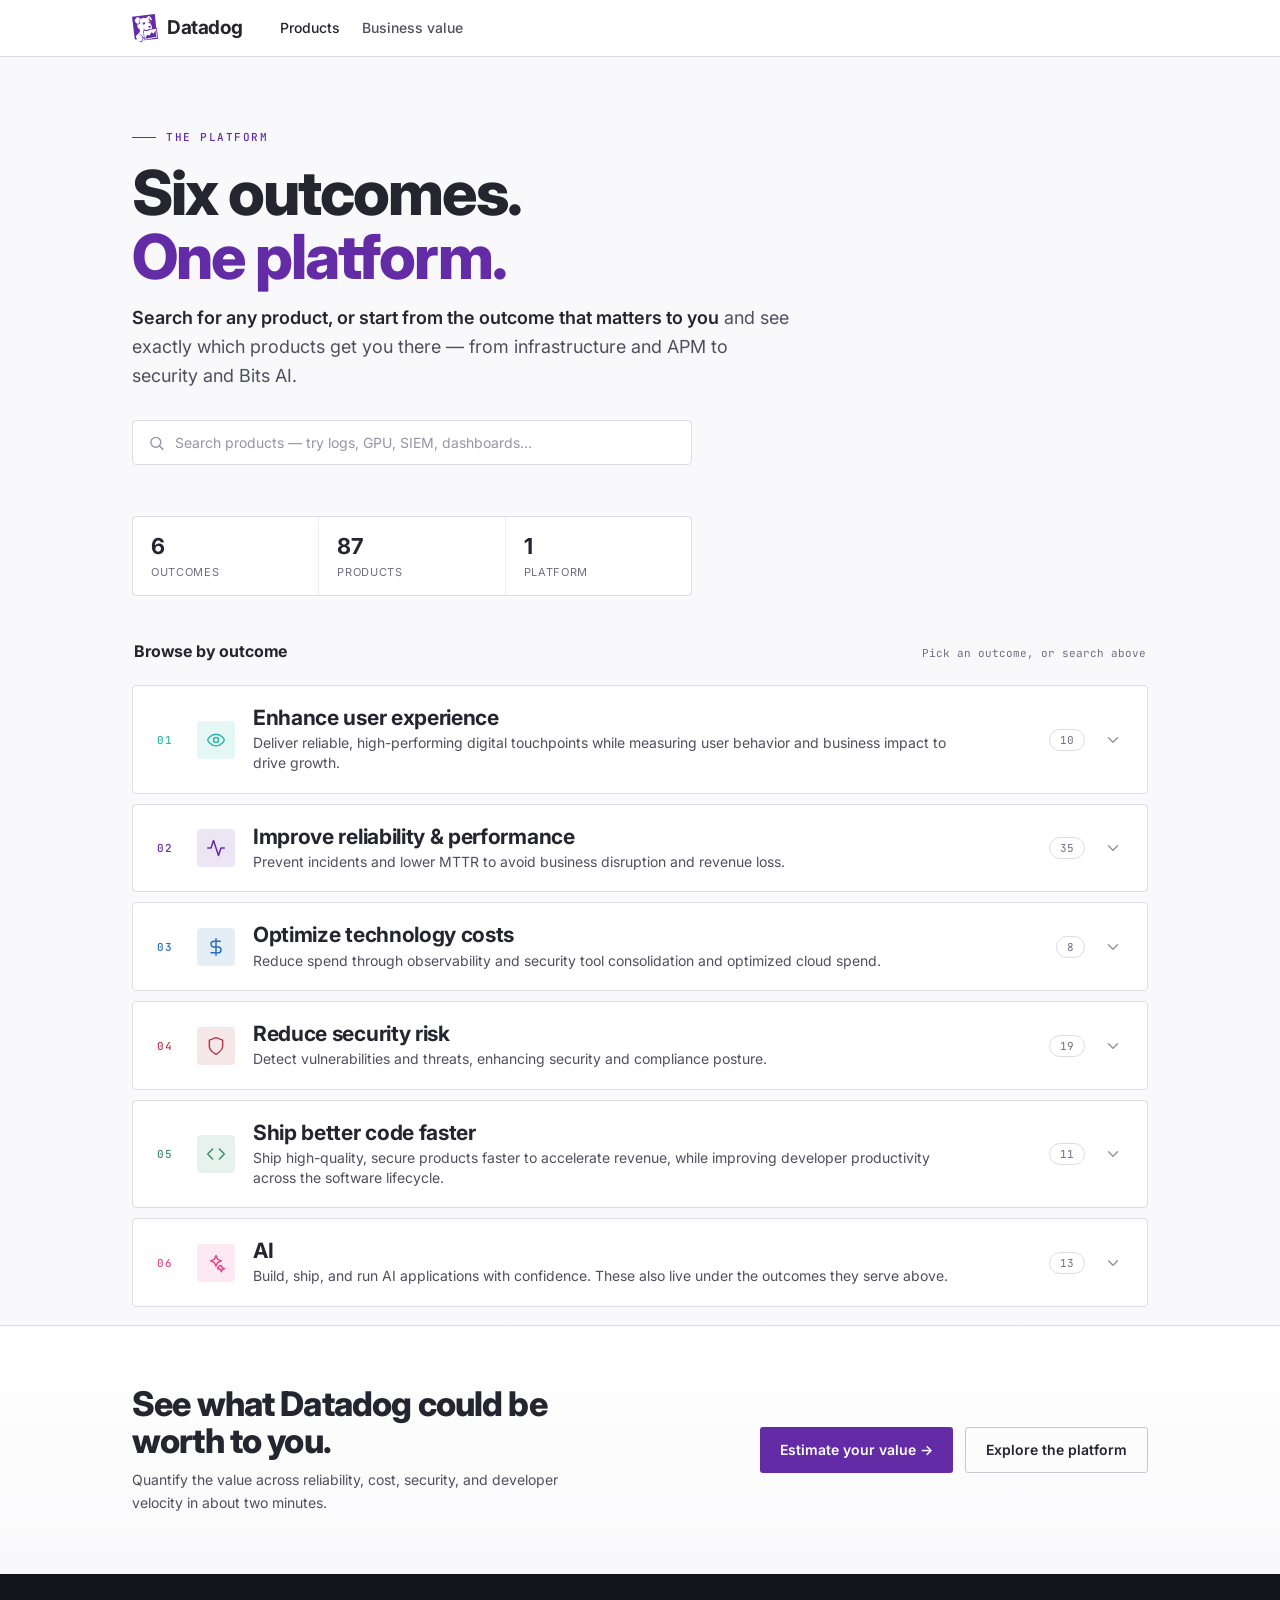
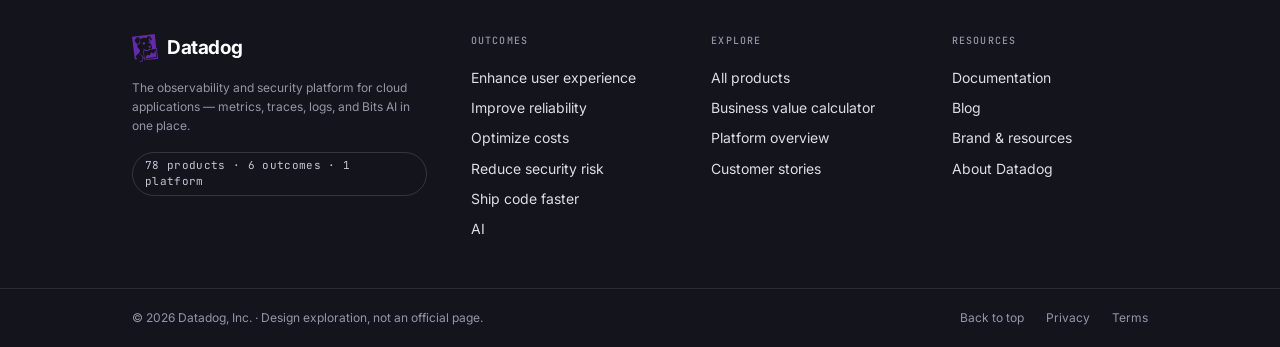
<file: index.html>
<!DOCTYPE html>
<html lang="en" data-theme="light" data-layout="accordion" data-density="comfortable" data-accent="on" data-cardstyle="list">
<head>
<meta charset="UTF-8">
<meta name="viewport" content="width=device-width, initial-scale=1.0">
<title>Datadog — Products by outcome</title>
<link rel="stylesheet" href="assets/colors_and_type.css">
<style>
  *{box-sizing:border-box;margin:0;padding:0}
  html{scroll-behavior:smooth}
  body{
    background:var(--bg-page);color:var(--fg-primary);
    font-family:var(--font-sans);line-height:var(--leading-normal);
    -webkit-font-smoothing:antialiased;overflow-x:hidden;
  }

  /* per-outcome accent — drawn from the Datadog chart palette */
  .sec{--accent:var(--dd-purple)}
  html[data-accent="on"] .sec[data-oc="1"]{--accent:var(--dd-teal)}
  html[data-accent="on"] .sec[data-oc="2"]{--accent:var(--dd-purple)}
  html[data-accent="on"] .sec[data-oc="3"]{--accent:var(--dd-blue)}
  html[data-accent="on"] .sec[data-oc="4"]{--accent:var(--dd-red)}
  html[data-accent="on"] .sec[data-oc="5"]{--accent:var(--dd-green)}
  html[data-accent="on"] .sec[data-oc="6"]{--accent:var(--dd-pink)}

  /* ============ TOP NAV ============ */
  .nav{position:sticky;top:0;z-index:50;background:var(--bg-surface);
    border-bottom:1px solid var(--border-default)}
  .nav-inner{max-width:1080px;margin:0 auto;padding:0 32px;height:56px;
    display:flex;align-items:center;gap:28px}
  .brand{display:flex;align-items:center;gap:9px;text-decoration:none;flex:0 0 auto}
  .brand img{width:26px;height:auto;display:block}
  .brand .word{font-family:var(--font-display);font-weight:var(--weight-bold);
    font-size:19px;letter-spacing:-.02em;color:var(--fg-primary)}
  .nav-links{display:flex;align-items:center;gap:22px;margin-left:10px}
  .nav-links a{font-size:var(--text-md);color:var(--fg-secondary);text-decoration:none;
    font-weight:var(--weight-medium)}
  .nav-links a.active{color:var(--fg-primary)}
  .nav-links a:hover{color:var(--dd-purple)}
  .nav-right{margin-left:auto;display:flex;align-items:center;gap:14px}
  .nav-right .login{font-size:var(--text-md);color:var(--fg-secondary);text-decoration:none;
    font-weight:var(--weight-medium)}
  .nav-right .login:hover{color:var(--dd-purple)}
  .btn-primary{display:inline-flex;align-items:center;gap:7px;background:var(--dd-purple);
    color:var(--fg-on-purple);border:0;border-radius:var(--radius-sm);
    padding:8px 15px;font-family:inherit;font-size:var(--text-md);font-weight:var(--weight-semibold);
    cursor:pointer;text-decoration:none;transition:background var(--duration-fast) var(--ease-out)}
  .btn-primary:hover{background:var(--dd-purple-deep)}
  @media(max-width:720px){.nav-links{display:none}}

  /* ============ LAYOUT WRAP ============ */
  .wrap{max-width:1080px;margin:0 auto;padding:0 32px}

  /* ============ HERO ============ */
  header.hero{padding:64px 0 28px;position:relative}
  .eyebrow{font-family:var(--font-mono);font-size:var(--text-xs);letter-spacing:.14em;
    text-transform:uppercase;color:var(--dd-purple);font-weight:var(--weight-medium);
    display:inline-flex;align-items:center;gap:10px}
  .eyebrow::before{content:"";width:24px;height:1px;background:var(--dd-purple)}
  h1.title{font-family:var(--font-display);font-weight:var(--weight-extrabold);
    font-size:clamp(38px,5.5vw,62px);line-height:1.02;letter-spacing:-.03em;
    margin:16px 0 16px;color:var(--fg-primary);max-width:15ch}
  h1.title .hl{color:var(--dd-purple)}
  .lede{font-size:clamp(15px,1.6vw,18px);color:var(--fg-secondary);max-width:60ch;
    line-height:var(--leading-relaxed)}
  .lede strong{color:var(--fg-primary);font-weight:var(--weight-semibold)}

  /* search */
  .search-wrap{margin:30px 0 8px;position:relative;max-width:560px}
  .search-ico{position:absolute;left:16px;top:50%;transform:translateY(-50%);
    width:17px;height:17px;color:var(--fg-muted);pointer-events:none}
  .psearch{width:100%;background:var(--bg-surface);border:1px solid var(--border-default);
    border-radius:var(--radius-md);padding:13px 16px 13px 42px;color:var(--fg-primary);
    font-family:inherit;font-size:var(--text-md);transition:border-color var(--duration-fast),box-shadow var(--duration-fast)}
  .psearch::placeholder{color:var(--fg-muted)}
  .psearch:focus{outline:none;border-color:var(--dd-purple);box-shadow:var(--shadow-focus)}
  .scount{font-family:var(--font-mono);font-size:var(--text-xs);color:var(--fg-tertiary);
    margin:10px 2px 0;min-height:15px;letter-spacing:.03em}

  /* stat strip */
  .stats{display:flex;gap:0;margin-top:26px;border:1px solid var(--border-default);
    border-radius:var(--radius-md);background:var(--bg-surface);overflow:hidden;max-width:560px}
  .stat{flex:1;padding:14px 18px;border-right:1px solid var(--border-subtle)}
  .stat:last-child{border-right:0}
  .stat .v{font-family:var(--font-display);font-size:22px;font-weight:var(--weight-bold);
    letter-spacing:-.02em;color:var(--fg-primary)}
  .stat .l{font-size:var(--text-xs);color:var(--fg-tertiary);margin-top:2px;
    text-transform:uppercase;letter-spacing:.06em}

  /* ============ OUTCOMES / ACCORDION ============ */
  .outcomes{padding:14px 0 8px}
  .sec{border:1px solid var(--border-default);border-radius:var(--radius-md);
    background:var(--bg-surface);margin-bottom:10px;overflow:hidden;position:relative;
    transition:border-color var(--duration-base) var(--ease-out),box-shadow var(--duration-base) var(--ease-out)}
  .sec:hover{border-color:var(--border-strong)}
  .sec.open{box-shadow:var(--shadow-sm)}
  .sec::before{content:"";position:absolute;left:0;top:0;bottom:0;width:3px;
    background:var(--accent);opacity:0;transition:opacity var(--duration-base) var(--ease-out)}
  .sec.open::before,html[data-layout="expanded"] .sec::before{opacity:1}

  .sec-head{width:100%;text-align:left;background:none;border:0;cursor:pointer;
    color:var(--fg-primary);padding:20px 24px;display:flex;align-items:center;gap:18px;
    font-family:inherit;transition:background var(--duration-fast) var(--ease-out)}
  .sec-head:hover{background:var(--bg-hover)}
  .sn{font-family:var(--font-mono);font-size:var(--text-xs);font-weight:var(--weight-medium);
    color:var(--accent);letter-spacing:.08em;flex:0 0 auto;width:22px}
  .ico-wrap{flex:0 0 auto;width:38px;height:38px;border-radius:var(--radius-md);
    display:grid;place-items:center;background:color-mix(in srgb,var(--accent) 12%,transparent)}
  .ico-wrap svg{width:20px;height:20px;color:var(--accent)}
  .st{display:flex;flex-direction:column;gap:3px;flex:1;min-width:0}
  .stitle{font-family:var(--font-display);font-size:clamp(17px,2vw,21px);
    font-weight:var(--weight-bold);letter-spacing:-.015em;line-height:1.15}
  .stag{font-size:var(--text-md);color:var(--fg-secondary);line-height:1.4;max-width:78ch}
  .cnt{font-family:var(--font-mono);font-size:var(--text-xs);color:var(--fg-tertiary);
    flex:0 0 auto;border:1px solid var(--border-default);border-radius:var(--radius-pill);
    padding:3px 10px}
  .chev{color:var(--fg-muted);transition:transform var(--duration-base) var(--ease-out);
    display:inline-grid;place-items:center;flex:0 0 auto;width:20px;height:20px}
  .chev svg{width:18px;height:18px}
  .sec.open .chev{transform:rotate(180deg);color:var(--accent)}
  html[data-layout="expanded"] .chev{display:none}

  .sec-body{max-height:0;overflow:hidden;transition:max-height var(--duration-slow) var(--ease-in-out)}
  .sec.open .sec-body{max-height:2600px}
  html[data-layout="expanded"] .sec-body{max-height:none!important}

  .sec-inner{padding:4px 16px 18px;display:grid;grid-template-columns:1fr 1fr;
    gap:2px;border-top:1px solid var(--border-subtle);margin-top:-1px}
  @media(max-width:760px){.sec-inner{grid-template-columns:1fr}}
  .sub{grid-column:1/-1;font-family:var(--font-mono);font-size:var(--text-2xs);
    letter-spacing:.12em;text-transform:uppercase;color:var(--fg-muted);
    padding:16px 10px 6px;display:flex;align-items:center;gap:10px}
  .sub::after{content:"";flex:1;height:1px;background:var(--border-subtle)}

  .prod{display:flex;flex-direction:column;gap:3px;text-decoration:none;
    color:var(--fg-primary);padding:11px 12px;border-radius:var(--radius-sm);
    border:1px solid transparent;transition:background var(--duration-fast) var(--ease-out),border-color var(--duration-fast) var(--ease-out)}
  .prod:hover{background:var(--bg-hover)}
  .prod .r1{display:flex;align-items:center;gap:9px}
  .prod .name{font-size:var(--text-md);font-weight:var(--weight-semibold);letter-spacing:-.005em}
  .prod .also{font-family:var(--font-mono);font-size:9px;letter-spacing:.04em;
    text-transform:uppercase;color:var(--fg-tertiary);border:1px solid var(--border-default);
    border-radius:var(--radius-xs);padding:1px 6px;white-space:nowrap;background:var(--bg-page)}
  .prod .arr{margin-left:auto;color:var(--accent);opacity:0;transform:translate(-2px,2px);
    transition:opacity var(--duration-fast),transform var(--duration-fast);display:grid;place-items:center}
  .prod .arr svg{width:14px;height:14px}
  .prod:hover .arr{opacity:1;transform:none}
  .prod .desc{font-size:var(--text-sm);color:var(--fg-tertiary);line-height:1.4}

  /* card style variant */
  html[data-cardstyle="cards"] .sec-inner{gap:8px;padding:14px 16px 18px}
  html[data-cardstyle="cards"] .prod{border:1px solid var(--border-default);
    background:var(--bg-surface);padding:13px 14px}
  html[data-cardstyle="cards"] .prod:hover{border-color:var(--accent);
    box-shadow:var(--shadow-sm);background:var(--bg-surface)}

  /* compact density */
  html[data-density="compact"] .sec-head{padding:14px 22px}
  html[data-density="compact"] .ico-wrap{width:30px;height:30px}
  html[data-density="compact"] .ico-wrap svg{width:16px;height:16px}
  html[data-density="compact"] .stag{display:none}
  html[data-density="compact"] .prod{padding:7px 10px;gap:1px}
  html[data-density="compact"] .prod .desc{display:none}
  html[data-density="compact"] .sec-inner{padding:2px 14px 12px}

  /* ============ BROWSE HEADER ============ */
  .browse-head{display:flex;align-items:baseline;justify-content:space-between;gap:16px;
    padding:16px 2px 8px;flex-wrap:wrap}
  .browse-head h2{font-family:var(--font-display);font-size:var(--text-lg);font-weight:var(--weight-bold);
    letter-spacing:-.01em;color:var(--fg-primary)}
  .browse-head .hint{font-family:var(--font-mono);font-size:var(--text-xs);color:var(--fg-tertiary)}

  /* ============ CTA BAND ============ */
  .cta-band{border-top:1px solid var(--border-default);
    background:linear-gradient(180deg,var(--bg-surface),var(--bg-page))}
  .cta-inner{max-width:1080px;margin:0 auto;padding:60px 32px;display:flex;align-items:center;
    justify-content:space-between;gap:32px;flex-wrap:wrap}
  .cta-inner h2{font-family:var(--font-display);font-size:clamp(24px,3vw,34px);font-weight:var(--weight-extrabold);
    letter-spacing:-.025em;color:var(--fg-primary);max-width:20ch;line-height:1.08}
  .cta-inner p{color:var(--fg-secondary);font-size:var(--text-md);margin-top:10px;max-width:48ch;
    line-height:var(--leading-relaxed)}
  .cta-actions{display:flex;gap:12px;flex-wrap:wrap}
  .cta-actions .btn-primary{padding:12px 20px;font-size:var(--text-md)}
  .btn-ghost{display:inline-flex;align-items:center;gap:8px;background:transparent;color:var(--fg-primary);
    border:1px solid var(--border-strong);border-radius:var(--radius-sm);padding:12px 20px;
    font-family:inherit;font-size:var(--text-md);font-weight:var(--weight-semibold);text-decoration:none;
    transition:border-color var(--duration-fast),background var(--duration-fast)}
  .btn-ghost:hover{border-color:var(--dd-purple);background:var(--dd-purple-50)}

  /* ============ SITE FOOTER (dark) ============ */
  .site-footer{background:var(--dd-gray-900);color:#fff}
  .footer-top{max-width:1080px;margin:0 auto;padding:60px 32px 44px;display:grid;
    grid-template-columns:1.5fr 1fr 1fr 1fr;gap:44px}
  @media(max-width:820px){.footer-top{grid-template-columns:1fr 1fr;gap:36px 32px}}
  @media(max-width:520px){.footer-top{grid-template-columns:1fr}}
  .footer-brand .brand{display:inline-flex;align-items:center;gap:9px;text-decoration:none;margin-bottom:16px}
  .footer-brand .brand img{width:26px}
  .footer-brand .brand .word{font-family:var(--font-display);font-weight:var(--weight-bold);font-size:19px;
    letter-spacing:-.02em;color:#fff}
  .footer-brand p{color:var(--dd-gray-400);font-size:var(--text-sm);line-height:1.6;max-width:36ch}
  .footer-brand .badge{display:inline-flex;align-items:center;margin-top:16px;font-family:var(--font-mono);
    font-size:var(--text-xs);color:var(--dd-gray-300);border:1px solid rgba(255,255,255,.14);
    border-radius:var(--radius-pill);padding:5px 12px;letter-spacing:.03em}
  .fcol h4{font-family:var(--font-mono);font-size:10px;letter-spacing:.12em;text-transform:uppercase;
    color:var(--dd-gray-400);font-weight:var(--weight-medium);margin-bottom:14px}
  .fcol a{display:block;color:var(--dd-gray-200);font-size:var(--text-md);text-decoration:none;
    padding:5px 0;transition:color var(--duration-fast) var(--ease-out)}
  .fcol a:hover{color:#fff}
  .footer-bottom{border-top:1px solid rgba(255,255,255,.1)}
  .footer-bottom-inner{max-width:1080px;margin:0 auto;padding:20px 32px;display:flex;
    align-items:center;justify-content:space-between;gap:16px;flex-wrap:wrap}
  .footer-bottom-inner .copy{font-size:var(--text-sm);color:var(--dd-gray-400)}
  .footer-legal{display:flex;gap:22px;flex-wrap:wrap}
  .footer-legal a{font-size:var(--text-sm);color:var(--dd-gray-400);text-decoration:none;transition:color var(--duration-fast)}
  .footer-legal a:hover{color:#fff}

</style>
</head>
<body>
  <!-- ============ TOP NAV ============ -->
  <nav class="nav">
    <div class="nav-inner">
      <a class="brand" href="#top">
        <img src="assets/datadog-icon.svg" alt="">
        <span class="word">Datadog</span>
      </a>
      <div class="nav-links">
        <a href="index.html" class="active">Products</a>
        <a href="business-value.html">Business value</a>
      </div>
    </div>
  </nav>

  <div class="wrap" id="top">
    <!-- ============ HERO ============ -->
    <header class="hero" data-screen-label="hero">
      <div class="eyebrow">The platform</div>
      <h1 class="title">Six outcomes.<br><span class="hl">One platform.</span></h1>
      <p class="lede"><strong>Search for any product, or start from the outcome that matters to you</strong> and see exactly which products get you there — from infrastructure and APM to security and Bits&nbsp;AI.</p>

      <div class="search-wrap">
        <svg class="search-ico" viewBox="0 0 24 24" fill="none" stroke="currentColor" stroke-width="2" stroke-linecap="round" stroke-linejoin="round"><circle cx="11" cy="11" r="7"></circle><line x1="21" y1="21" x2="16.65" y2="16.65"></line></svg>
        <input class="psearch" id="psearch" type="text" placeholder="Search products — try logs, GPU, SIEM, dashboards…" autocomplete="off">
      </div>
      <div class="scount" id="scount"></div>

      <div class="stats">
        <div class="stat"><div class="v">6</div><div class="l">Outcomes</div></div>
        <div class="stat"><div class="v">87</div><div class="l">Products</div></div>
        <div class="stat"><div class="v">1</div><div class="l">Platform</div></div>
      </div>
    </header>

    <!-- ============ OUTCOMES ============ -->
    <div class="browse-head">
      <h2>Browse by outcome</h2>
      <span class="hint">Pick an outcome, or search above</span>
    </div>
    <main class="outcomes" id="outcomes">

      <!-- 01 -->
      <section class="sec" id="oc-1" data-oc="1" data-screen-label="outcome-01">
        <button class="sec-head">
          <span class="sn">01</span>
          <span class="ico-wrap"><svg viewBox="0 0 24 24" fill="none" stroke="currentColor" stroke-width="1.8" stroke-linecap="round" stroke-linejoin="round"><path d="M2 12s3-7 10-7 10 7 10 7-3 7-10 7-10-7-10-7Z"></path><circle cx="12" cy="12" r="3"></circle></svg></span>
          <span class="st"><span class="stitle">Enhance user experience</span><span class="stag">Deliver reliable, high-performing digital touchpoints while measuring user behavior and business impact to drive growth.</span></span>
          <span class="cnt">10</span>
          <span class="chev"><svg viewBox="0 0 24 24" fill="none" stroke="currentColor" stroke-width="2" stroke-linecap="round" stroke-linejoin="round"><polyline points="6 9 12 15 18 9"></polyline></svg></span>
        </button>
        <div class="sec-body"><div class="sec-inner">
          <a class="prod" href="https://www.datadoghq.com/product/real-user-monitoring/" target="_blank" rel="noopener"><span class="r1"><span class="name">Real User Monitoring</span><span class="arr"><svg viewBox="0 0 24 24" fill="none" stroke="currentColor" stroke-width="2.2" stroke-linecap="round" stroke-linejoin="round"><line x1="7" y1="17" x2="17" y2="7"></line><polyline points="7 7 17 7 17 17"></polyline></svg></span></span><span class="desc">Capture real page loads, Core Web Vitals, and front-end errors from actual users' browsers</span></a>
          <a class="prod" href="https://www.datadoghq.com/product/real-user-monitoring/mobile-rum/" target="_blank" rel="noopener"><span class="r1"><span class="name">Mobile Real User Monitoring</span><span class="arr"><svg viewBox="0 0 24 24" fill="none" stroke="currentColor" stroke-width="2.2" stroke-linecap="round" stroke-linejoin="round"><line x1="7" y1="17" x2="17" y2="7"></line><polyline points="7 7 17 7 17 17"></polyline></svg></span></span><span class="desc">The same RUM telemetry for iOS and Android — crashes, slow renders, and network calls</span></a>
          <a class="prod" href="https://www.datadoghq.com/product/real-user-monitoring/session-replay/" target="_blank" rel="noopener"><span class="r1"><span class="name">Session Replay</span><span class="arr"><svg viewBox="0 0 24 24" fill="none" stroke="currentColor" stroke-width="2.2" stroke-linecap="round" stroke-linejoin="round"><line x1="7" y1="17" x2="17" y2="7"></line><polyline points="7 7 17 7 17 17"></polyline></svg></span></span><span class="desc">Pixel-perfect replays of what a user saw and did, paired with the underlying telemetry</span></a>
          <a class="prod" href="https://www.datadoghq.com/product/synthetic-monitoring/" target="_blank" rel="noopener"><span class="r1"><span class="name">Synthetic Monitoring</span><span class="also">also · Reliability</span><span class="arr"><svg viewBox="0 0 24 24" fill="none" stroke="currentColor" stroke-width="2.2" stroke-linecap="round" stroke-linejoin="round"><line x1="7" y1="17" x2="17" y2="7"></line><polyline points="7 7 17 7 17 17"></polyline></svg></span></span><span class="desc">Scripted browser and API tests that run on a schedule from global locations to catch issues before users do</span></a>
          <a class="prod" href="https://www.datadoghq.com/product/product-analytics/" target="_blank" rel="noopener"><span class="r1"><span class="name">Product Analytics</span><span class="arr"><svg viewBox="0 0 24 24" fill="none" stroke="currentColor" stroke-width="2.2" stroke-linecap="round" stroke-linejoin="round"><line x1="7" y1="17" x2="17" y2="7"></line><polyline points="7 7 17 7 17 17"></polyline></svg></span></span><span class="desc">Funnels, retention, and user-path analysis built on the same RUM data engineering already uses</span></a>
          <a class="prod" href="https://www.datadoghq.com/product/experiments/" target="_blank" rel="noopener"><span class="r1"><span class="name">Experiments</span><span class="arr"><svg viewBox="0 0 24 24" fill="none" stroke="currentColor" stroke-width="2.2" stroke-linecap="round" stroke-linejoin="round"><line x1="7" y1="17" x2="17" y2="7"></line><polyline points="7 7 17 7 17 17"></polyline></svg></span></span><span class="desc">Feature experimentation and A/B testing tied directly to your observability data</span></a>
          <a class="prod" href="https://www.datadoghq.com/product/mobile-app-testing/" target="_blank" rel="noopener"><span class="r1"><span class="name">Mobile App Testing</span><span class="arr"><svg viewBox="0 0 24 24" fill="none" stroke="currentColor" stroke-width="2.2" stroke-linecap="round" stroke-linejoin="round"><line x1="7" y1="17" x2="17" y2="7"></line><polyline points="7 7 17 7 17 17"></polyline></svg></span></span><span class="desc">Codeless, real-device testing for the mobile flows that matter most</span></a>
          <a class="prod" href="https://www.datadoghq.com/product/error-tracking/" target="_blank" rel="noopener"><span class="r1"><span class="name">Error Tracking</span><span class="also">also · Reliability</span><span class="arr"><svg viewBox="0 0 24 24" fill="none" stroke="currentColor" stroke-width="2.2" stroke-linecap="round" stroke-linejoin="round"><line x1="7" y1="17" x2="17" y2="7"></line><polyline points="7 7 17 7 17 17"></polyline></svg></span></span><span class="desc">Automatically dedupes errors from logs, APM, and RUM into issues so teams don't chase the same crash twice</span></a>
          <a class="prod" href="https://www.datadoghq.com/products/ai/agent-observability/" target="_blank" rel="noopener"><span class="r1"><span class="name">Agent Observability</span><span class="also">also · AI</span><span class="arr"><svg viewBox="0 0 24 24" fill="none" stroke="currentColor" stroke-width="2.2" stroke-linecap="round" stroke-linejoin="round"><line x1="7" y1="17" x2="17" y2="7"></line><polyline points="7 7 17 7 17 17"></polyline></svg></span></span><span class="desc">Trace every step of an agent's execution and track output quality, token usage, latency, and cost (formerly LLM Observability)</span></a>
          <a class="prod" href="https://docs.datadoghq.com/journey_monitoring/" target="_blank" rel="noopener"><span class="r1"><span class="name">Journey Monitoring</span><span class="arr"><svg viewBox="0 0 24 24" fill="none" stroke="currentColor" stroke-width="2.2" stroke-linecap="round" stroke-linejoin="round"><line x1="7" y1="17" x2="17" y2="7"></line><polyline points="7 7 17 7 17 17"></polyline></svg></span></span><span class="desc">Brings traffic, conversion, uptime, and errors from RUM, Synthetics, and Product Analytics into one view of every critical user flow</span></a>
        </div></div>
      </section>

      <!-- 02 -->
      <section class="sec" id="oc-2" data-oc="2" data-screen-label="outcome-02">
        <button class="sec-head">
          <span class="sn">02</span>
          <span class="ico-wrap"><svg viewBox="0 0 24 24" fill="none" stroke="currentColor" stroke-width="1.8" stroke-linecap="round" stroke-linejoin="round"><path d="M22 12h-4l-3 9L9 3l-3 9H2"></path></svg></span>
          <span class="st"><span class="stitle">Improve reliability &amp; performance</span><span class="stag">Prevent incidents and lower MTTR to avoid business disruption and revenue loss.</span></span>
          <span class="cnt">35</span>
          <span class="chev"><svg viewBox="0 0 24 24" fill="none" stroke="currentColor" stroke-width="2" stroke-linecap="round" stroke-linejoin="round"><polyline points="6 9 12 15 18 9"></polyline></svg></span>
        </button>
        <div class="sec-body"><div class="sec-inner">
          <div class="sub">Core monitoring</div>
          <a class="prod" href="https://www.datadoghq.com/product/infrastructure-monitoring/" target="_blank" rel="noopener"><span class="r1"><span class="name">Infrastructure Monitoring</span><span class="arr"><svg viewBox="0 0 24 24" fill="none" stroke="currentColor" stroke-width="2.2" stroke-linecap="round" stroke-linejoin="round"><line x1="7" y1="17" x2="17" y2="7"></line><polyline points="7 7 17 7 17 17"></polyline></svg></span></span><span class="desc">Agent-based host, VM, and cloud metrics with auto-discovery, host maps, and 1,000+ integrations</span></a>
          <a class="prod" href="https://www.datadoghq.com/product/apm/" target="_blank" rel="noopener"><span class="r1"><span class="name">APM</span><span class="arr"><svg viewBox="0 0 24 24" fill="none" stroke="currentColor" stroke-width="2.2" stroke-linecap="round" stroke-linejoin="round"><line x1="7" y1="17" x2="17" y2="7"></line><polyline points="7 7 17 7 17 17"></polyline></svg></span></span><span class="desc">Distributed tracing that follows requests across services, with flame graphs, service maps, and trace-to-log correlation</span></a>
          <a class="prod" href="https://www.datadoghq.com/product/universal-service-monitoring/" target="_blank" rel="noopener"><span class="r1"><span class="name">Universal Service Monitoring</span><span class="arr"><svg viewBox="0 0 24 24" fill="none" stroke="currentColor" stroke-width="2.2" stroke-linecap="round" stroke-linejoin="round"><line x1="7" y1="17" x2="17" y2="7"></line><polyline points="7 7 17 7 17 17"></polyline></svg></span></span><span class="desc">eBPF-based golden-signal visibility for services not yet instrumented with APM — no code changes</span></a>
          <a class="prod" href="https://www.datadoghq.com/product/network-monitoring/" target="_blank" rel="noopener"><span class="r1"><span class="name">Network Monitoring</span><span class="arr"><svg viewBox="0 0 24 24" fill="none" stroke="currentColor" stroke-width="2.2" stroke-linecap="round" stroke-linejoin="round"><line x1="7" y1="17" x2="17" y2="7"></line><polyline points="7 7 17 7 17 17"></polyline></svg></span></span><span class="desc">Unified visibility across cloud traffic flows and SNMP devices like switches, routers, and firewalls</span></a>
          <a class="prod" href="https://www.datadoghq.com/product/container-monitoring/" target="_blank" rel="noopener"><span class="r1"><span class="name">Container Monitoring</span><span class="arr"><svg viewBox="0 0 24 24" fill="none" stroke="currentColor" stroke-width="2.2" stroke-linecap="round" stroke-linejoin="round"><line x1="7" y1="17" x2="17" y2="7"></line><polyline points="7 7 17 7 17 17"></polyline></svg></span></span><span class="desc">Real-time visibility into Docker and Kubernetes workloads, resource usage, and orchestration health</span></a>
          <a class="prod" href="https://www.datadoghq.com/product/serverless-monitoring/" target="_blank" rel="noopener"><span class="r1"><span class="name">Serverless Monitoring</span><span class="arr"><svg viewBox="0 0 24 24" fill="none" stroke="currentColor" stroke-width="2.2" stroke-linecap="round" stroke-linejoin="round"><line x1="7" y1="17" x2="17" y2="7"></line><polyline points="7 7 17 7 17 17"></polyline></svg></span></span><span class="desc">End-to-end visibility into AWS Lambda and Azure Functions, including cold starts, invocations, and cost</span></a>
          <a class="prod" href="https://www.datadoghq.com/product/metrics/" target="_blank" rel="noopener"><span class="r1"><span class="name">Metrics</span><span class="arr"><svg viewBox="0 0 24 24" fill="none" stroke="currentColor" stroke-width="2.2" stroke-linecap="round" stroke-linejoin="round"><line x1="7" y1="17" x2="17" y2="7"></line><polyline points="7 7 17 7 17 17"></polyline></svg></span></span><span class="desc">Graph and alert on any numeric signal — standard, custom, and distribution metrics, including business KPIs</span></a>
          <a class="prod" href="https://www.datadoghq.com/product/log-management/" target="_blank" rel="noopener"><span class="r1"><span class="name">Log Management</span><span class="arr"><svg viewBox="0 0 24 24" fill="none" stroke="currentColor" stroke-width="2.2" stroke-linecap="round" stroke-linejoin="round"><line x1="7" y1="17" x2="17" y2="7"></line><polyline points="7 7 17 7 17 17"></polyline></svg></span></span><span class="desc">Decouples ingestion from indexing, so you collect everything but only pay to index what you search</span></a>
          <a class="prod" href="https://www.datadoghq.com/product/database-monitoring/" target="_blank" rel="noopener"><span class="r1"><span class="name">Database Monitoring</span><span class="arr"><svg viewBox="0 0 24 24" fill="none" stroke="currentColor" stroke-width="2.2" stroke-linecap="round" stroke-linejoin="round"><line x1="7" y1="17" x2="17" y2="7"></line><polyline points="7 7 17 7 17 17"></polyline></svg></span></span><span class="desc">Query-level visibility into slow queries, explain plans, and host health for Postgres, MySQL, SQL Server, and more</span></a>
          <a class="prod" href="https://www.datadoghq.com/product/code-profiling/" target="_blank" rel="noopener"><span class="r1"><span class="name">Continuous Profiler</span><span class="also">also · Costs</span><span class="arr"><svg viewBox="0 0 24 24" fill="none" stroke="currentColor" stroke-width="2.2" stroke-linecap="round" stroke-linejoin="round"><line x1="7" y1="17" x2="17" y2="7"></line><polyline points="7 7 17 7 17 17"></polyline></svg></span></span><span class="desc">Always-on, code-level visibility into how methods consume CPU, memory, and other resources in production</span></a>
          <div class="sub">Data observability</div>
          <a class="prod" href="https://docs.datadoghq.com/data_observability/" target="_blank" rel="noopener"><span class="r1"><span class="name">Data Observability</span><span class="arr"><svg viewBox="0 0 24 24" fill="none" stroke="currentColor" stroke-width="2.2" stroke-linecap="round" stroke-linejoin="round"><line x1="7" y1="17" x2="17" y2="7"></line><polyline points="7 7 17 7 17 17"></polyline></svg></span></span><span class="desc">Unifies quality and jobs monitoring from production through consumption to keep data reliable for analytics and AI</span></a>
          <a class="prod" href="https://www.datadoghq.com/product/data-observability/quality-monitoring/" target="_blank" rel="noopener"><span class="r1"><span class="name">Quality Monitoring</span><span class="arr"><svg viewBox="0 0 24 24" fill="none" stroke="currentColor" stroke-width="2.2" stroke-linecap="round" stroke-linejoin="round"><line x1="7" y1="17" x2="17" y2="7"></line><polyline points="7 7 17 7 17 17"></polyline></svg></span></span><span class="desc">Catches freshness, volume, schema, and accuracy problems in tables before they reach dashboards or models</span></a>
          <a class="prod" href="https://www.datadoghq.com/product/data-streams-monitoring/" target="_blank" rel="noopener"><span class="r1"><span class="name">Data Streams Monitoring</span><span class="arr"><svg viewBox="0 0 24 24" fill="none" stroke="currentColor" stroke-width="2.2" stroke-linecap="round" stroke-linejoin="round"><line x1="7" y1="17" x2="17" y2="7"></line><polyline points="7 7 17 7 17 17"></polyline></svg></span></span><span class="desc">Maps lag and throughput across Kafka, RabbitMQ, and more to pinpoint bottlenecks in event-driven systems</span></a>
          <a class="prod" href="https://www.datadoghq.com/product/data-observability/jobs-monitoring/" target="_blank" rel="noopener"><span class="r1"><span class="name">Jobs Monitoring</span><span class="arr"><svg viewBox="0 0 24 24" fill="none" stroke="currentColor" stroke-width="2.2" stroke-linecap="round" stroke-linejoin="round"><line x1="7" y1="17" x2="17" y2="7"></line><polyline points="7 7 17 7 17 17"></polyline></svg></span></span><span class="desc">Savings-tied recommendations for Spark and Databricks pipelines that can run for hours and cost thousands a month</span></a>
          <div class="sub">Incident response &amp; automation</div>
          <a class="prod" href="https://www.datadoghq.com/product/incident-response/" target="_blank" rel="noopener"><span class="r1"><span class="name">Incident Response</span><span class="arr"><svg viewBox="0 0 24 24" fill="none" stroke="currentColor" stroke-width="2.2" stroke-linecap="round" stroke-linejoin="round"><line x1="7" y1="17" x2="17" y2="7"></line><polyline points="7 7 17 7 17 17"></polyline></svg></span></span><span class="desc">Declare, run, and review incidents inside Datadog, with on-call, Slack, and timeline built in</span></a>
          <a class="prod" href="https://www.datadoghq.com/product/software-catalog/" target="_blank" rel="noopener"><span class="r1"><span class="name">Software Catalog</span><span class="arr"><svg viewBox="0 0 24 24" fill="none" stroke="currentColor" stroke-width="2.2" stroke-linecap="round" stroke-linejoin="round"><line x1="7" y1="17" x2="17" y2="7"></line><polyline points="7 7 17 7 17 17"></polyline></svg></span></span><span class="desc">The source of truth for who owns each service — dependencies, on-call, performance, and security posture</span></a>
          <a class="prod" href="https://www.datadoghq.com/product/service-level-objectives/" target="_blank" rel="noopener"><span class="r1"><span class="name">Service Level Objectives</span><span class="arr"><svg viewBox="0 0 24 24" fill="none" stroke="currentColor" stroke-width="2.2" stroke-linecap="round" stroke-linejoin="round"><line x1="7" y1="17" x2="17" y2="7"></line><polyline points="7 7 17 7 17 17"></polyline></svg></span></span><span class="desc">Define and track reliability targets and error budgets against live telemetry</span></a>
          <a class="prod" href="https://www.datadoghq.com/product/case-management/" target="_blank" rel="noopener"><span class="r1"><span class="name">Case Management</span><span class="arr"><svg viewBox="0 0 24 24" fill="none" stroke="currentColor" stroke-width="2.2" stroke-linecap="round" stroke-linejoin="round"><line x1="7" y1="17" x2="17" y2="7"></line><polyline points="7 7 17 7 17 17"></polyline></svg></span></span><span class="desc">A lightweight work-tracking queue that keeps the supporting telemetry attached to every ticket</span></a>
          <a class="prod" href="https://www.datadoghq.com/product/workflow-automation/" target="_blank" rel="noopener"><span class="r1"><span class="name">Workflow Automation</span><span class="arr"><svg viewBox="0 0 24 24" fill="none" stroke="currentColor" stroke-width="2.2" stroke-linecap="round" stroke-linejoin="round"><line x1="7" y1="17" x2="17" y2="7"></line><polyline points="7 7 17 7 17 17"></polyline></svg></span></span><span class="desc">Drag-and-drop, now agent-driven, automation that runs remediation when conditions are met</span></a>
          <a class="prod" href="https://www.datadoghq.com/product/app-builder/" target="_blank" rel="noopener"><span class="r1"><span class="name">App Builder</span><span class="arr"><svg viewBox="0 0 24 24" fill="none" stroke="currentColor" stroke-width="2.2" stroke-linecap="round" stroke-linejoin="round"><line x1="7" y1="17" x2="17" y2="7"></line><polyline points="7 7 17 7 17 17"></polyline></svg></span></span><span class="desc">Build low-code internal tools that act on Datadog data to accelerate remediation</span></a>
          <a class="prod" href="https://www.datadoghq.com/product/ai/bits-investigation/" target="_blank" rel="noopener"><span class="r1"><span class="name">Bits Investigation</span><span class="also">also · AI</span><span class="arr"><svg viewBox="0 0 24 24" fill="none" stroke="currentColor" stroke-width="2.2" stroke-linecap="round" stroke-linejoin="round"><line x1="7" y1="17" x2="17" y2="7"></line><polyline points="7 7 17 7 17 17"></polyline></svg></span></span><span class="desc">AI-driven, step-by-step investigations that pinpoint root cause across incidents, test failures, and findings</span></a>
          <a class="prod" href="https://www.datadoghq.com/product/ai/bits-ai-agents/" target="_blank" rel="noopener"><span class="r1"><span class="name">Bits AI Agents</span><span class="also">also · AI</span><span class="arr"><svg viewBox="0 0 24 24" fill="none" stroke="currentColor" stroke-width="2.2" stroke-linecap="round" stroke-linejoin="round"><line x1="7" y1="17" x2="17" y2="7"></line><polyline points="7 7 17 7 17 17"></polyline></svg></span></span><span class="desc">AI agents that surface context, accelerate triage, and support remediation for SREs, developers, and security teams</span></a>
          <a class="prod" href="https://www.datadoghq.com/product/platform/watchdog/" target="_blank" rel="noopener"><span class="r1"><span class="name">Watchdog</span><span class="also">also · AI</span><span class="arr"><svg viewBox="0 0 24 24" fill="none" stroke="currentColor" stroke-width="2.2" stroke-linecap="round" stroke-linejoin="round"><line x1="7" y1="17" x2="17" y2="7"></line><polyline points="7 7 17 7 17 17"></polyline></svg></span></span><span class="desc">Automatic anomaly detection that flags unusual behavior with no manual alert setup</span></a>
          <a class="prod" href="https://www.datadoghq.com/product/event-management/" target="_blank" rel="noopener"><span class="r1"><span class="name">Event Management</span><span class="arr"><svg viewBox="0 0 24 24" fill="none" stroke="currentColor" stroke-width="2.2" stroke-linecap="round" stroke-linejoin="round"><line x1="7" y1="17" x2="17" y2="7"></line><polyline points="7 7 17 7 17 17"></polyline></svg></span></span><span class="desc">Aggregates and correlates events across tools so responders see signal, not noise</span></a>
          <a class="prod" href="https://www.datadoghq.com/product/platform/alerts/" target="_blank" rel="noopener"><span class="r1"><span class="name">Alerts</span><span class="arr"><svg viewBox="0 0 24 24" fill="none" stroke="currentColor" stroke-width="2.2" stroke-linecap="round" stroke-linejoin="round"><line x1="7" y1="17" x2="17" y2="7"></line><polyline points="7 7 17 7 17 17"></polyline></svg></span></span><span class="desc">Eliminate false positives with actionable, ML-driven alerting across all telemetry types (formerly Actionable Alerting)</span></a>
          <div class="sub">Platform &amp; foundation</div>
          <a class="prod" href="https://www.datadoghq.com/product/platform/dashboards/" target="_blank" rel="noopener"><span class="r1"><span class="name">Interactive Dashboards</span><span class="arr"><svg viewBox="0 0 24 24" fill="none" stroke="currentColor" stroke-width="2.2" stroke-linecap="round" stroke-linejoin="round"><line x1="7" y1="17" x2="17" y2="7"></line><polyline points="7 7 17 7 17 17"></polyline></svg></span></span><span class="desc">The shared canvas for visualizing any Datadog data, now buildable from natural-language prompts</span></a>
          <a class="prod" href="https://docs.datadoghq.com/notebooks/" target="_blank" rel="noopener"><span class="r1"><span class="name">Notebooks</span><span class="arr"><svg viewBox="0 0 24 24" fill="none" stroke="currentColor" stroke-width="2.2" stroke-linecap="round" stroke-linejoin="round"><line x1="7" y1="17" x2="17" y2="7"></line><polyline points="7 7 17 7 17 17"></polyline></svg></span></span><span class="desc">Collaborative rich-text documents with live Datadog graphs — built for investigations, postmortems, and runbooks</span></a>
          <a class="prod" href="https://www.datadoghq.com/product/fleet-automation/" target="_blank" rel="noopener"><span class="r1"><span class="name">Fleet Automation</span><span class="arr"><svg viewBox="0 0 24 24" fill="none" stroke="currentColor" stroke-width="2.2" stroke-linecap="round" stroke-linejoin="round"><line x1="7" y1="17" x2="17" y2="7"></line><polyline points="7 7 17 7 17 17"></polyline></svg></span></span><span class="desc">Observe, configure, and manage your Datadog Agent fleet centrally instead of host by host</span></a>
          <a class="prod" href="https://www.datadoghq.com/product/cloudcraft/" target="_blank" rel="noopener"><span class="r1"><span class="name">Cloudcraft</span><span class="arr"><svg viewBox="0 0 24 24" fill="none" stroke="currentColor" stroke-width="2.2" stroke-linecap="round" stroke-linejoin="round"><line x1="7" y1="17" x2="17" y2="7"></line><polyline points="7 7 17 7 17 17"></polyline></svg></span></span><span class="desc">Auto-generates live architecture diagrams from your cloud accounts, usable as a launch point for investigations</span></a>
          <a class="prod" href="https://www.datadoghq.com/product/coscreen/" target="_blank" rel="noopener"><span class="r1"><span class="name">CoScreen</span><span class="arr"><svg viewBox="0 0 24 24" fill="none" stroke="currentColor" stroke-width="2.2" stroke-linecap="round" stroke-linejoin="round"><line x1="7" y1="17" x2="17" y2="7"></line><polyline points="7 7 17 7 17 17"></polyline></svg></span></span><span class="desc">Multi-user, interactive screen sharing where everyone can control — built for engineers</span></a>
          <a class="prod" href="https://docs.datadoghq.com/account_management/teams/" target="_blank" rel="noopener"><span class="r1"><span class="name">Teams</span><span class="arr"><svg viewBox="0 0 24 24" fill="none" stroke="currentColor" stroke-width="2.2" stroke-linecap="round" stroke-linejoin="round"><line x1="7" y1="17" x2="17" y2="7"></line><polyline points="7 7 17 7 17 17"></polyline></svg></span></span><span class="desc">Organize team assets within Datadog and automatically filter each team's experience to prioritize them</span></a>
          <a class="prod" href="https://www.datadoghq.com/product/platform/integrations/" target="_blank" rel="noopener"><span class="r1"><span class="name">Integrations</span><span class="arr"><svg viewBox="0 0 24 24" fill="none" stroke="currentColor" stroke-width="2.2" stroke-linecap="round" stroke-linejoin="round"><line x1="7" y1="17" x2="17" y2="7"></line><polyline points="7 7 17 7 17 17"></polyline></svg></span></span><span class="desc">Out-of-the-box collection and dashboards for 1,000+ technologies across your stack</span></a>
          <a class="prod" href="https://www.datadoghq.com/product/platform/integrations/#cat-aiml" target="_blank" rel="noopener"><span class="r1"><span class="name">AI Integrations</span><span class="also">also · AI</span><span class="arr"><svg viewBox="0 0 24 24" fill="none" stroke="currentColor" stroke-width="2.2" stroke-linecap="round" stroke-linejoin="round"><line x1="7" y1="17" x2="17" y2="7"></line><polyline points="7 7 17 7 17 17"></polyline></svg></span></span><span class="desc">Pre-built dashboards and metrics for AI providers and tools like Anthropic, OpenAI, Copilot, and Cursor</span></a>
          <a class="prod" href="https://www.datadoghq.com/product/ai/agent-directory/" target="_blank" rel="noopener"><span class="r1"><span class="name">Agent Directory</span><span class="also">also · AI</span><span class="arr"><svg viewBox="0 0 24 24" fill="none" stroke="currentColor" stroke-width="2.2" stroke-linecap="round" stroke-linejoin="round"><line x1="7" y1="17" x2="17" y2="7"></line><polyline points="7 7 17 7 17 17"></polyline></svg></span></span><span class="desc">The catalog of available connectors and plugins across AI agent platforms (formerly AI Agent Directory)</span></a>
          <a class="prod" href="https://www.datadoghq.com/marketplacepartners/" target="_blank" rel="noopener"><span class="r1"><span class="name">Marketplace</span><span class="arr"><svg viewBox="0 0 24 24" fill="none" stroke="currentColor" stroke-width="2.2" stroke-linecap="round" stroke-linejoin="round"><line x1="7" y1="17" x2="17" y2="7"></line><polyline points="7 7 17 7 17 17"></polyline></svg></span></span><span class="desc">The Datadog Marketplace, where technology partners publish integrations and apps</span></a>
        </div></div>
      </section>

      <!-- 03 -->
      <section class="sec" id="oc-3" data-oc="3" data-screen-label="outcome-03">
        <button class="sec-head">
          <span class="sn">03</span>
          <span class="ico-wrap"><svg viewBox="0 0 24 24" fill="none" stroke="currentColor" stroke-width="1.8" stroke-linecap="round" stroke-linejoin="round"><line x1="12" y1="2" x2="12" y2="22"></line><path d="M17 5H9.5a3.5 3.5 0 0 0 0 7h5a3.5 3.5 0 0 1 0 7H6"></path></svg></span>
          <span class="st"><span class="stitle">Optimize technology costs</span><span class="stag">Reduce spend through observability and security tool consolidation and optimized cloud spend.</span></span>
          <span class="cnt">8</span>
          <span class="chev"><svg viewBox="0 0 24 24" fill="none" stroke="currentColor" stroke-width="2" stroke-linecap="round" stroke-linejoin="round"><polyline points="6 9 12 15 18 9"></polyline></svg></span>
        </button>
        <div class="sec-body"><div class="sec-inner">
          <a class="prod" href="https://www.datadoghq.com/product/cloud-cost-management/" target="_blank" rel="noopener"><span class="r1"><span class="name">Cloud Cost Management</span><span class="arr"><svg viewBox="0 0 24 24" fill="none" stroke="currentColor" stroke-width="2.2" stroke-linecap="round" stroke-linejoin="round"><line x1="7" y1="17" x2="17" y2="7"></line><polyline points="7 7 17 7 17 17"></polyline></svg></span></span><span class="desc">Breaks cloud spend down by team, service, and resource, and ties cost back to observability data</span></a>
          <a class="prod" href="https://www.datadoghq.com/product/storage-management/" target="_blank" rel="noopener"><span class="r1"><span class="name">Storage Management</span><span class="arr"><svg viewBox="0 0 24 24" fill="none" stroke="currentColor" stroke-width="2.2" stroke-linecap="round" stroke-linejoin="round"><line x1="7" y1="17" x2="17" y2="7"></line><polyline points="7 7 17 7 17 17"></polyline></svg></span></span><span class="desc">Surfaces waste below the bucket level — small files, duplicate objects, and cold data in expensive tiers</span></a>
          <a class="prod" href="https://www.datadoghq.com/product/kubernetes-autoscaling/" target="_blank" rel="noopener"><span class="r1"><span class="name">Kubernetes Autoscaling</span><span class="also">also · Reliability</span><span class="arr"><svg viewBox="0 0 24 24" fill="none" stroke="currentColor" stroke-width="2.2" stroke-linecap="round" stroke-linejoin="round"><line x1="7" y1="17" x2="17" y2="7"></line><polyline points="7 7 17 7 17 17"></polyline></svg></span></span><span class="desc">Recommends and applies CPU/memory requests and limits from real usage, with in-place vertical resizing</span></a>
          <a class="prod" href="https://www.datadoghq.com/product/observability-pipelines/" target="_blank" rel="noopener"><span class="r1"><span class="name">Observability Pipelines</span><span class="also">also · Security</span><span class="arr"><svg viewBox="0 0 24 24" fill="none" stroke="currentColor" stroke-width="2.2" stroke-linecap="round" stroke-linejoin="round"><line x1="7" y1="17" x2="17" y2="7"></line><polyline points="7 7 17 7 17 17"></polyline></svg></span></span><span class="desc">Routes, transforms, filters, and redacts logs in your own infrastructure before they reach any destination</span></a>
          <a class="prod" href="https://www.datadoghq.com/product/byoc-logs/" target="_blank" rel="noopener"><span class="r1"><span class="name">BYOC Log Management</span><span class="arr"><svg viewBox="0 0 24 24" fill="none" stroke="currentColor" stroke-width="2.2" stroke-linecap="round" stroke-linejoin="round"><line x1="7" y1="17" x2="17" y2="7"></line><polyline points="7 7 17 7 17 17"></polyline></svg></span></span><span class="desc">Petabyte-scale log storage in your own cloud, with cross-telemetry correlation and centralized governance</span></a>
          <a class="prod" href="https://www.datadoghq.com/product/governance-console/" target="_blank" rel="noopener"><span class="r1"><span class="name">Governance Console</span><span class="arr"><svg viewBox="0 0 24 24" fill="none" stroke="currentColor" stroke-width="2.2" stroke-linecap="round" stroke-linejoin="round"><line x1="7" y1="17" x2="17" y2="7"></line><polyline points="7 7 17 7 17 17"></polyline></svg></span></span><span class="desc">One view for cost, access, and tagging — now with Bits Investigations built in</span></a>
          <a class="prod" href="https://www.datadoghq.com/solutions/opentelemetry/" target="_blank" rel="noopener"><span class="r1"><span class="name">OpenTelemetry</span><span class="arr"><svg viewBox="0 0 24 24" fill="none" stroke="currentColor" stroke-width="2.2" stroke-linecap="round" stroke-linejoin="round"><line x1="7" y1="17" x2="17" y2="7"></line><polyline points="7 7 17 7 17 17"></polyline></svg></span></span><span class="desc">Datadog ingests and works natively with OTel data, so you're never locked into a proprietary agent</span></a>
          <a class="prod" href="https://www.datadoghq.com/product/gpu-monitoring/" target="_blank" rel="noopener"><span class="r1"><span class="name">GPU Monitoring</span><span class="also">also · AI</span><span class="arr"><svg viewBox="0 0 24 24" fill="none" stroke="currentColor" stroke-width="2.2" stroke-linecap="round" stroke-linejoin="round"><line x1="7" y1="17" x2="17" y2="7"></line><polyline points="7 7 17 7 17 17"></polyline></svg></span></span><span class="desc">Tracks utilization, memory, temperature, and efficiency across GPUs — key for AI training and inference</span></a>
        </div></div>
      </section>

      <!-- 04 -->
      <section class="sec" id="oc-4" data-oc="4" data-screen-label="outcome-04">
        <button class="sec-head">
          <span class="sn">04</span>
          <span class="ico-wrap"><svg viewBox="0 0 24 24" fill="none" stroke="currentColor" stroke-width="1.8" stroke-linecap="round" stroke-linejoin="round"><path d="M12 22s8-4 8-10V5l-8-3-8 3v7c0 6 8 10 8 10Z"></path></svg></span>
          <span class="st"><span class="stitle">Reduce security risk</span><span class="stag">Detect vulnerabilities and threats, enhancing security and compliance posture.</span></span>
          <span class="cnt">19</span>
          <span class="chev"><svg viewBox="0 0 24 24" fill="none" stroke="currentColor" stroke-width="2" stroke-linecap="round" stroke-linejoin="round"><polyline points="6 9 12 15 18 9"></polyline></svg></span>
        </button>
        <div class="sec-body"><div class="sec-inner">
          <div class="sub">Threat detection &amp; response</div>
          <a class="prod" href="https://www.datadoghq.com/product/cloud-siem/" target="_blank" rel="noopener"><span class="r1"><span class="name">Cloud SIEM</span><span class="arr"><svg viewBox="0 0 24 24" fill="none" stroke="currentColor" stroke-width="2.2" stroke-linecap="round" stroke-linejoin="round"><line x1="7" y1="17" x2="17" y2="7"></line><polyline points="7 7 17 7 17 17"></polyline></svg></span></span><span class="desc">Applies detection rules to your existing log stream, so observability and security run on the same data</span></a>
          <a class="prod" href="https://www.datadoghq.com/product/workload-protection/" target="_blank" rel="noopener"><span class="r1"><span class="name">Workload Protection</span><span class="arr"><svg viewBox="0 0 24 24" fill="none" stroke="currentColor" stroke-width="2.2" stroke-linecap="round" stroke-linejoin="round"><line x1="7" y1="17" x2="17" y2="7"></line><polyline points="7 7 17 7 17 17"></polyline></svg></span></span><span class="desc">Real-time, eBPF-powered threat detection that watches kernel-level activity on hosts and containers</span></a>
          <a class="prod" href="https://www.datadoghq.com/product/app-and-api-protection/" target="_blank" rel="noopener"><span class="r1"><span class="name">App &amp; API Protection</span><span class="arr"><svg viewBox="0 0 24 24" fill="none" stroke="currentColor" stroke-width="2.2" stroke-linecap="round" stroke-linejoin="round"><line x1="7" y1="17" x2="17" y2="7"></line><polyline points="7 7 17 7 17 17"></polyline></svg></span></span><span class="desc">In-app protection that flags injection and account takeover using the APM traces you already collect</span></a>
          <a class="prod" href="https://www.datadoghq.com/product/ai/bits-security-analyst/" target="_blank" rel="noopener"><span class="r1"><span class="name">Bits Security Analyst</span><span class="also">also · AI</span><span class="arr"><svg viewBox="0 0 24 24" fill="none" stroke="currentColor" stroke-width="2.2" stroke-linecap="round" stroke-linejoin="round"><line x1="7" y1="17" x2="17" y2="7"></line><polyline points="7 7 17 7 17 17"></polyline></svg></span></span><span class="desc">Autonomous security investigations for complex environments — the security-focused sibling of Bits Investigation</span></a>
          <div class="sub">Cloud security</div>
          <a class="prod" href="https://www.datadoghq.com/product/cloud-security/" target="_blank" rel="noopener"><span class="r1"><span class="name">Cloud Security</span><span class="arr"><svg viewBox="0 0 24 24" fill="none" stroke="currentColor" stroke-width="2.2" stroke-linecap="round" stroke-linejoin="round"><line x1="7" y1="17" x2="17" y2="7"></line><polyline points="7 7 17 7 17 17"></polyline></svg></span></span><span class="desc">Datadog's CNAPP, bundling posture, identity, vulnerability, and compliance for cloud environments</span></a>
          <a class="prod" href="https://www.datadoghq.com/product/cloud-security/#posture-management" target="_blank" rel="noopener"><span class="r1"><span class="name">Posture Management</span><span class="arr"><svg viewBox="0 0 24 24" fill="none" stroke="currentColor" stroke-width="2.2" stroke-linecap="round" stroke-linejoin="round"><line x1="7" y1="17" x2="17" y2="7"></line><polyline points="7 7 17 7 17 17"></polyline></svg></span></span><span class="desc">Continuously checks cloud config against benchmarks to catch misconfigurations like open buckets</span></a>
          <a class="prod" href="https://www.datadoghq.com/product/cloud-security/#entitlement-management" target="_blank" rel="noopener"><span class="r1"><span class="name">Entitlement Management</span><span class="arr"><svg viewBox="0 0 24 24" fill="none" stroke="currentColor" stroke-width="2.2" stroke-linecap="round" stroke-linejoin="round"><line x1="7" y1="17" x2="17" y2="7"></line><polyline points="7 7 17 7 17 17"></polyline></svg></span></span><span class="desc">Maps who and what can access which resources and flags unused or overly broad entitlements</span></a>
          <a class="prod" href="https://www.datadoghq.com/product/cloud-security/#vulnerability-management" target="_blank" rel="noopener"><span class="r1"><span class="name">Vulnerability Management</span><span class="arr"><svg viewBox="0 0 24 24" fill="none" stroke="currentColor" stroke-width="2.2" stroke-linecap="round" stroke-linejoin="round"><line x1="7" y1="17" x2="17" y2="7"></line><polyline points="7 7 17 7 17 17"></polyline></svg></span></span><span class="desc">Scans hosts, containers, and images and prioritizes findings by real exposure, not raw CVE count</span></a>
          <a class="prod" href="https://www.datadoghq.com/product/cloud-security/#compliance" target="_blank" rel="noopener"><span class="r1"><span class="name">Compliance</span><span class="arr"><svg viewBox="0 0 24 24" fill="none" stroke="currentColor" stroke-width="2.2" stroke-linecap="round" stroke-linejoin="round"><line x1="7" y1="17" x2="17" y2="7"></line><polyline points="7 7 17 7 17 17"></polyline></svg></span></span><span class="desc">Tracks conformance to CIS, PCI DSS, SOC 2, and custom frameworks, with evidence collected automatically</span></a>
          <a class="prod" href="https://www.datadoghq.com/product-preview/runtime-prioritization-engine/" target="_blank" rel="noopener"><span class="r1"><span class="name">Runtime Prioritization Engine</span><span class="arr"><svg viewBox="0 0 24 24" fill="none" stroke="currentColor" stroke-width="2.2" stroke-linecap="round" stroke-linejoin="round"><line x1="7" y1="17" x2="17" y2="7"></line><polyline points="7 7 17 7 17 17"></polyline></svg></span></span><span class="desc">Combines runtime behavior, reachability, and business impact to cut vulnerability noise by over 95%</span></a>
          <div class="sub">Code security</div>
          <a class="prod" href="https://www.datadoghq.com/product/code-security/" target="_blank" rel="noopener"><span class="r1"><span class="name">Code Security</span><span class="also">also · Ship Code</span><span class="arr"><svg viewBox="0 0 24 24" fill="none" stroke="currentColor" stroke-width="2.2" stroke-linecap="round" stroke-linejoin="round"><line x1="7" y1="17" x2="17" y2="7"></line><polyline points="7 7 17 7 17 17"></polyline></svg></span></span><span class="desc">The umbrella for shift-left scanning across first-party code and dependencies, from development to production</span></a>
          <a class="prod" href="https://www.datadoghq.com/product/software-composition-analysis/" target="_blank" rel="noopener"><span class="r1"><span class="name">Software Composition Analysis</span><span class="also">also · Ship Code</span><span class="arr"><svg viewBox="0 0 24 24" fill="none" stroke="currentColor" stroke-width="2.2" stroke-linecap="round" stroke-linejoin="round"><line x1="7" y1="17" x2="17" y2="7"></line><polyline points="7 7 17 7 17 17"></polyline></svg></span></span><span class="desc">Flags vulnerable third-party libraries and ties them to the running services that actually use them</span></a>
          <a class="prod" href="https://www.datadoghq.com/product/sast/" target="_blank" rel="noopener"><span class="r1"><span class="name">Static Code Analysis (SAST)</span><span class="also">also · Ship Code</span><span class="arr"><svg viewBox="0 0 24 24" fill="none" stroke="currentColor" stroke-width="2.2" stroke-linecap="round" stroke-linejoin="round"><line x1="7" y1="17" x2="17" y2="7"></line><polyline points="7 7 17 7 17 17"></polyline></svg></span></span><span class="desc">Scans first-party source code for security and quality issues in CI and the IDE</span></a>
          <a class="prod" href="https://www.datadoghq.com/product/iast/" target="_blank" rel="noopener"><span class="r1"><span class="name">Runtime Code Analysis (IAST)</span><span class="arr"><svg viewBox="0 0 24 24" fill="none" stroke="currentColor" stroke-width="2.2" stroke-linecap="round" stroke-linejoin="round"><line x1="7" y1="17" x2="17" y2="7"></line><polyline points="7 7 17 7 17 17"></polyline></svg></span></span><span class="desc">Confirms exploitability by watching how code behaves at runtime, cutting false positives</span></a>
          <a class="prod" href="https://www.datadoghq.com/product/iac-security/" target="_blank" rel="noopener"><span class="r1"><span class="name">IaC Security</span><span class="arr"><svg viewBox="0 0 24 24" fill="none" stroke="currentColor" stroke-width="2.2" stroke-linecap="round" stroke-linejoin="round"><line x1="7" y1="17" x2="17" y2="7"></line><polyline points="7 7 17 7 17 17"></polyline></svg></span></span><span class="desc">Scans Terraform and similar templates so misconfigurations are caught at the PR stage, not after deploy</span></a>
          <a class="prod" href="https://www.datadoghq.com/product/secret-scanning/" target="_blank" rel="noopener"><span class="r1"><span class="name">Secret Scanning</span><span class="arr"><svg viewBox="0 0 24 24" fill="none" stroke="currentColor" stroke-width="2.2" stroke-linecap="round" stroke-linejoin="round"><line x1="7" y1="17" x2="17" y2="7"></line><polyline points="7 7 17 7 17 17"></polyline></svg></span></span><span class="desc">Detects leaked API keys, tokens, and passwords in code before they ship</span></a>
          <div class="sub">AI security</div>
          <a class="prod" href="https://www.datadoghq.com/blog/ai-guard/" target="_blank" rel="noopener"><span class="r1"><span class="name">AI Guard</span><span class="arr"><svg viewBox="0 0 24 24" fill="none" stroke="currentColor" stroke-width="2.2" stroke-linecap="round" stroke-linejoin="round"><line x1="7" y1="17" x2="17" y2="7"></line><polyline points="7 7 17 7 17 17"></polyline></svg></span></span><span class="desc">Protects custom and agentic AI apps against prompt injection, tool misuse, and data exfiltration at runtime</span></a>
          <div class="sub">Data protection</div>
          <a class="prod" href="https://www.datadoghq.com/product/sensitive-data-scanner/" target="_blank" rel="noopener"><span class="r1"><span class="name">Sensitive Data Scanner</span><span class="also">also · Observability</span><span class="arr"><svg viewBox="0 0 24 24" fill="none" stroke="currentColor" stroke-width="2.2" stroke-linecap="round" stroke-linejoin="round"><line x1="7" y1="17" x2="17" y2="7"></line><polyline points="7 7 17 7 17 17"></polyline></svg></span></span><span class="desc">Pattern-matches PII, secrets, and regulated data in your telemetry and masks it before it's stored</span></a>
          <a class="prod" href="https://www.datadoghq.com/product/audit-trail/" target="_blank" rel="noopener"><span class="r1"><span class="name">Audit Trail</span><span class="arr"><svg viewBox="0 0 24 24" fill="none" stroke="currentColor" stroke-width="2.2" stroke-linecap="round" stroke-linejoin="round"><line x1="7" y1="17" x2="17" y2="7"></line><polyline points="7 7 17 7 17 17"></polyline></svg></span></span><span class="desc">A record of who did what inside Datadog itself — important for regulated customers</span></a>
        </div></div>
      </section>

      <!-- 05 -->
      <section class="sec" id="oc-5" data-oc="5" data-screen-label="outcome-05">
        <button class="sec-head">
          <span class="sn">05</span>
          <span class="ico-wrap"><svg viewBox="0 0 24 24" fill="none" stroke="currentColor" stroke-width="1.8" stroke-linecap="round" stroke-linejoin="round"><polyline points="16 18 22 12 16 6"></polyline><polyline points="8 6 2 12 8 18"></polyline></svg></span>
          <span class="st"><span class="stitle">Ship better code faster</span><span class="stag">Ship high-quality, secure products faster to accelerate revenue, while improving developer productivity across the software lifecycle.</span></span>
          <span class="cnt">11</span>
          <span class="chev"><svg viewBox="0 0 24 24" fill="none" stroke="currentColor" stroke-width="2" stroke-linecap="round" stroke-linejoin="round"><polyline points="6 9 12 15 18 9"></polyline></svg></span>
        </button>
        <div class="sec-body"><div class="sec-inner">
          <a class="prod" href="https://www.datadoghq.com/product/internal-developer-portal/" target="_blank" rel="noopener"><span class="r1"><span class="name">Internal Developer Portal</span><span class="arr"><svg viewBox="0 0 24 24" fill="none" stroke="currentColor" stroke-width="2.2" stroke-linecap="round" stroke-linejoin="round"><line x1="7" y1="17" x2="17" y2="7"></line><polyline points="7 7 17 7 17 17"></polyline></svg></span></span><span class="desc">A central homepage where developers find ownership, docs, scorecards, and self-service actions</span></a>
          <a class="prod" href="https://www.datadoghq.com/product/ci-cd-monitoring/" target="_blank" rel="noopener"><span class="r1"><span class="name">CI Pipeline Visibility</span><span class="arr"><svg viewBox="0 0 24 24" fill="none" stroke="currentColor" stroke-width="2.2" stroke-linecap="round" stroke-linejoin="round"><line x1="7" y1="17" x2="17" y2="7"></line><polyline points="7 7 17 7 17 17"></polyline></svg></span></span><span class="desc">Treats pipelines like services, surfacing slow, flaky, or failing stages in any CI/CD tool</span></a>
          <a class="prod" href="https://www.datadoghq.com/product/test-optimization/" target="_blank" rel="noopener"><span class="r1"><span class="name">Test Optimization</span><span class="arr"><svg viewBox="0 0 24 24" fill="none" stroke="currentColor" stroke-width="2.2" stroke-linecap="round" stroke-linejoin="round"><line x1="7" y1="17" x2="17" y2="7"></line><polyline points="7 7 17 7 17 17"></polyline></svg></span></span><span class="desc">Finds the flaky and slow tests dragging down delivery speed across your CI environment</span></a>
          <a class="prod" href="https://www.datadoghq.com/product/continuous-testing/" target="_blank" rel="noopener"><span class="r1"><span class="name">Continuous Testing</span><span class="arr"><svg viewBox="0 0 24 24" fill="none" stroke="currentColor" stroke-width="2.2" stroke-linecap="round" stroke-linejoin="round"><line x1="7" y1="17" x2="17" y2="7"></line><polyline points="7 7 17 7 17 17"></polyline></svg></span></span><span class="desc">Runs Synthetic tests inside CI/CD so releases are validated before they reach production</span></a>
          <a class="prod" href="https://www.datadoghq.com/product/platform/ides/" target="_blank" rel="noopener"><span class="r1"><span class="name">IDE Plugins</span><span class="arr"><svg viewBox="0 0 24 24" fill="none" stroke="currentColor" stroke-width="2.2" stroke-linecap="round" stroke-linejoin="round"><line x1="7" y1="17" x2="17" y2="7"></line><polyline points="7 7 17 7 17 17"></polyline></svg></span></span><span class="desc">Brings production telemetry and findings into VS Code, JetBrains, and similar IDEs</span></a>
          <a class="prod" href="https://www.datadoghq.com/product/platform/dora-metrics/" target="_blank" rel="noopener"><span class="r1"><span class="name">DORA Metrics</span><span class="arr"><svg viewBox="0 0 24 24" fill="none" stroke="currentColor" stroke-width="2.2" stroke-linecap="round" stroke-linejoin="round"><line x1="7" y1="17" x2="17" y2="7"></line><polyline points="7 7 17 7 17 17"></polyline></svg></span></span><span class="desc">Tracks the four DevOps metrics: deployment frequency, lead time, change failure rate, and time to restore</span></a>
          <a class="prod" href="https://www.datadoghq.com/product/feature-flags/" target="_blank" rel="noopener"><span class="r1"><span class="name">Feature Flags</span><span class="arr"><svg viewBox="0 0 24 24" fill="none" stroke="currentColor" stroke-width="2.2" stroke-linecap="round" stroke-linejoin="round"><line x1="7" y1="17" x2="17" y2="7"></line><polyline points="7 7 17 7 17 17"></polyline></svg></span></span><span class="desc">Turn features on or off remotely without deploying, and correlate flag changes with performance</span></a>
          <a class="prod" href="https://www.datadoghq.com/product/code-coverage/" target="_blank" rel="noopener"><span class="r1"><span class="name">Code Coverage</span><span class="arr"><svg viewBox="0 0 24 24" fill="none" stroke="currentColor" stroke-width="2.2" stroke-linecap="round" stroke-linejoin="round"><line x1="7" y1="17" x2="17" y2="7"></line><polyline points="7 7 17 7 17 17"></polyline></svg></span></span><span class="desc">Shows which code paths your tests actually exercise, enforced as a delivery gate</span></a>
          <a class="prod" href="https://www.datadoghq.com/product/dynamic-instrumentation/" target="_blank" rel="noopener"><span class="r1"><span class="name">Dynamic Instrumentation</span><span class="also">also · Reliability</span><span class="arr"><svg viewBox="0 0 24 24" fill="none" stroke="currentColor" stroke-width="2.2" stroke-linecap="round" stroke-linejoin="round"><line x1="7" y1="17" x2="17" y2="7"></line><polyline points="7 7 17 7 17 17"></polyline></svg></span></span><span class="desc">Add logs, spans, metrics, and span tags to a running app on the fly — no redeploy</span></a>
          <a class="prod" href="https://www.datadoghq.com/product/ai/mcp-server/" target="_blank" rel="noopener"><span class="r1"><span class="name">MCP Server</span><span class="also">also · AI</span><span class="arr"><svg viewBox="0 0 24 24" fill="none" stroke="currentColor" stroke-width="2.2" stroke-linecap="round" stroke-linejoin="round"><line x1="7" y1="17" x2="17" y2="7"></line><polyline points="7 7 17 7 17 17"></polyline></svg></span></span><span class="desc">Lets chat-style agents in IDEs and assistants pull live Datadog telemetry, securely and in real time</span></a>
          <a class="prod" href="https://www.datadoghq.com/product/software-delivery/ai-impact/" target="_blank" rel="noopener"><span class="r1"><span class="name">AI Impact</span><span class="arr"><svg viewBox="0 0 24 24" fill="none" stroke="currentColor" stroke-width="2.2" stroke-linecap="round" stroke-linejoin="round"><line x1="7" y1="17" x2="17" y2="7"></line><polyline points="7 7 17 7 17 17"></polyline></svg></span></span><span class="desc">Tags every commit with the AI tool and model that assisted it, connecting AI coding tools to delivery metrics</span></a>
        </div></div>
      </section>

      <!-- 06 -->
      <section class="sec" id="oc-6" data-oc="6" data-screen-label="outcome-06">
        <button class="sec-head">
          <span class="sn">06</span>
          <span class="ico-wrap"><svg viewBox="0 0 24 24" fill="none" stroke="currentColor" stroke-width="1.8" stroke-linecap="round" stroke-linejoin="round"><path d="M12 3l1.9 4.6L18.5 9.5 13.9 11.4 12 16l-1.9-4.6L5.5 9.5l4.6-1.9L12 3Z"></path><path d="M18.5 15l.8 2 .2.8.8.2 2 .8-2 .8-.8.2-.2.8-.8 2-.8-2-.2-.8-.8-.2-.8-.2-2-.8.2-.8.8-.2.8-2Z"></path></svg></span>
          <span class="st"><span class="stitle">AI</span><span class="stag">Build, ship, and run AI applications with confidence. These also live under the outcomes they serve above.</span></span>
          <span class="cnt">13</span>
          <span class="chev"><svg viewBox="0 0 24 24" fill="none" stroke="currentColor" stroke-width="2" stroke-linecap="round" stroke-linejoin="round"><polyline points="6 9 12 15 18 9"></polyline></svg></span>
        </button>
        <div class="sec-body"><div class="sec-inner">
          <div class="sub">Monitor your AI</div>
          <a class="prod" href="https://www.datadoghq.com/products/ai/agent-observability/" target="_blank" rel="noopener"><span class="r1"><span class="name">Agent Observability</span><span class="also">also · User Experience</span><span class="arr"><svg viewBox="0 0 24 24" fill="none" stroke="currentColor" stroke-width="2.2" stroke-linecap="round" stroke-linejoin="round"><line x1="7" y1="17" x2="17" y2="7"></line><polyline points="7 7 17 7 17 17"></polyline></svg></span></span><span class="desc">Trace every step of an agent's execution and track output quality, token usage, latency, and cost (formerly LLM Observability)</span></a>
          <a class="prod" href="https://www.datadoghq.com/product/gpu-monitoring/" target="_blank" rel="noopener"><span class="r1"><span class="name">GPU Monitoring</span><span class="also">also · Costs</span><span class="arr"><svg viewBox="0 0 24 24" fill="none" stroke="currentColor" stroke-width="2.2" stroke-linecap="round" stroke-linejoin="round"><line x1="7" y1="17" x2="17" y2="7"></line><polyline points="7 7 17 7 17 17"></polyline></svg></span></span><span class="desc">Tracks utilization, memory, temperature, and efficiency across GPUs — key for AI training and inference</span></a>
          <a class="prod" href="https://www.datadoghq.com/product/platform/integrations/#cat-aiml" target="_blank" rel="noopener"><span class="r1"><span class="name">AI Integrations</span><span class="also">also · Reliability</span><span class="arr"><svg viewBox="0 0 24 24" fill="none" stroke="currentColor" stroke-width="2.2" stroke-linecap="round" stroke-linejoin="round"><line x1="7" y1="17" x2="17" y2="7"></line><polyline points="7 7 17 7 17 17"></polyline></svg></span></span><span class="desc">Pre-built dashboards and metrics for AI providers and tools like Anthropic, OpenAI, Copilot, and Cursor</span></a>
          <div class="sub">AI that works for you</div>
          <a class="prod" href="https://www.datadoghq.com/product/ai/bits-investigation/" target="_blank" rel="noopener"><span class="r1"><span class="name">Bits Investigation</span><span class="also">also · Reliability</span><span class="arr"><svg viewBox="0 0 24 24" fill="none" stroke="currentColor" stroke-width="2.2" stroke-linecap="round" stroke-linejoin="round"><line x1="7" y1="17" x2="17" y2="7"></line><polyline points="7 7 17 7 17 17"></polyline></svg></span></span><span class="desc">AI-driven, step-by-step investigations that pinpoint root cause across incidents, test failures, and findings</span></a>
          <a class="prod" href="https://www.datadoghq.com/product/ai/bits-ai-agents/" target="_blank" rel="noopener"><span class="r1"><span class="name">Bits AI Agents</span><span class="also">also · Reliability</span><span class="arr"><svg viewBox="0 0 24 24" fill="none" stroke="currentColor" stroke-width="2.2" stroke-linecap="round" stroke-linejoin="round"><line x1="7" y1="17" x2="17" y2="7"></line><polyline points="7 7 17 7 17 17"></polyline></svg></span></span><span class="desc">AI agents that surface context, accelerate triage, and support remediation for SREs, developers, and security teams</span></a>
          <a class="prod" href="https://www.datadoghq.com/product/ai/bits-security-analyst/" target="_blank" rel="noopener"><span class="r1"><span class="name">Bits Security Analyst</span><span class="also">also · Security</span><span class="arr"><svg viewBox="0 0 24 24" fill="none" stroke="currentColor" stroke-width="2.2" stroke-linecap="round" stroke-linejoin="round"><line x1="7" y1="17" x2="17" y2="7"></line><polyline points="7 7 17 7 17 17"></polyline></svg></span></span><span class="desc">Autonomous security investigations for complex environments — the security-focused sibling of Bits Investigation</span></a>
          <a class="prod" href="https://www.datadoghq.com/product/platform/watchdog/" target="_blank" rel="noopener"><span class="r1"><span class="name">Watchdog</span><span class="also">also · Reliability</span><span class="arr"><svg viewBox="0 0 24 24" fill="none" stroke="currentColor" stroke-width="2.2" stroke-linecap="round" stroke-linejoin="round"><line x1="7" y1="17" x2="17" y2="7"></line><polyline points="7 7 17 7 17 17"></polyline></svg></span></span><span class="desc">Automatic anomaly detection that flags unusual behavior with no manual alert setup</span></a>
          <a class="prod" href="https://www.datadoghq.com/product/ai/bits-chat/" target="_blank" rel="noopener"><span class="r1"><span class="name">Bits Chat</span><span class="arr"><svg viewBox="0 0 24 24" fill="none" stroke="currentColor" stroke-width="2.2" stroke-linecap="round" stroke-linejoin="round"><line x1="7" y1="17" x2="17" y2="7"></line><polyline points="7 7 17 7 17 17"></polyline></svg></span></span><span class="desc">Datadog's conversational AI to search, analyze, and act across observability data — in Datadog, Slack, and mobile</span></a>
          <a class="prod" href="https://www.datadoghq.com/product/ai/bits-agent-builder/" target="_blank" rel="noopener"><span class="r1"><span class="name">Bits Agent Builder</span><span class="arr"><svg viewBox="0 0 24 24" fill="none" stroke="currentColor" stroke-width="2.2" stroke-linecap="round" stroke-linejoin="round"><line x1="7" y1="17" x2="17" y2="7"></line><polyline points="7 7 17 7 17 17"></polyline></svg></span></span><span class="desc">Describe an agent's goals in natural language, control its data and tools, and deploy without hardcoded logic</span></a>
          <a class="prod" href="https://www.datadoghq.com/product/ai/bits-code/" target="_blank" rel="noopener"><span class="r1"><span class="name">Bits Code</span><span class="also">also · Ship Code</span><span class="arr"><svg viewBox="0 0 24 24" fill="none" stroke="currentColor" stroke-width="2.2" stroke-linecap="round" stroke-linejoin="round"><line x1="7" y1="17" x2="17" y2="7"></line><polyline points="7 7 17 7 17 17"></polyline></svg></span></span><span class="desc">Datadog's platform-wide coding agent that grounds fixes in production telemetry and opens review-ready pull requests</span></a>
          <div class="sub">Connect AI to your data</div>
          <a class="prod" href="https://www.datadoghq.com/product/ai/mcp-server/" target="_blank" rel="noopener"><span class="r1"><span class="name">MCP Server</span><span class="also">also · Ship Code</span><span class="arr"><svg viewBox="0 0 24 24" fill="none" stroke="currentColor" stroke-width="2.2" stroke-linecap="round" stroke-linejoin="round"><line x1="7" y1="17" x2="17" y2="7"></line><polyline points="7 7 17 7 17 17"></polyline></svg></span></span><span class="desc">Lets chat-style agents in IDEs and assistants pull live Datadog telemetry, securely and in real time</span></a>
          <a class="prod" href="https://www.datadoghq.com/product/ai/agent-directory/" target="_blank" rel="noopener"><span class="r1"><span class="name">Agent Directory</span><span class="also">also · Reliability</span><span class="arr"><svg viewBox="0 0 24 24" fill="none" stroke="currentColor" stroke-width="2.2" stroke-linecap="round" stroke-linejoin="round"><line x1="7" y1="17" x2="17" y2="7"></line><polyline points="7 7 17 7 17 17"></polyline></svg></span></span><span class="desc">The catalog of available connectors and plugins across AI agent platforms (formerly AI Agent Directory)</span></a>
          <a class="prod" href="https://www.datadoghq.com/product/ai/mcp-server/" target="_blank" rel="noopener"><span class="r1"><span class="name">Pup CLI</span><span class="also">also · Ship Code</span><span class="arr"><svg viewBox="0 0 24 24" fill="none" stroke="currentColor" stroke-width="2.2" stroke-linecap="round" stroke-linejoin="round"><line x1="7" y1="17" x2="17" y2="7"></line><polyline points="7 7 17 7 17 17"></polyline></svg></span></span><span class="desc">Gives shell-style AI agents OAuth-scoped access to 30+ Datadog product domains through a single binary</span></a>
        </div></div>
      </section>

    </main>

    <!-- empty state -->
    <div id="noresults" style="display:none;padding:48px 8px 64px;text-align:center;color:var(--fg-tertiary)">
      <div style="font-family:var(--font-display);font-size:20px;font-weight:700;color:var(--fg-secondary);margin-bottom:6px">No products match that search</div>
      <div style="font-size:var(--text-md)">Try a broader term, or clear the search to browse all 87 products.</div>
    </div>
  </div>

  <!-- ============ CTA BAND ============ -->
  <section class="cta-band">
    <div class="cta-inner">
      <div>
        <h2>See what Datadog could be worth to you.</h2>
        <p>Quantify the value across reliability, cost, security, and developer velocity in about two minutes.</p>
      </div>
      <div class="cta-actions">
        <a class="btn-primary" href="business-value.html">Estimate your value &rarr;</a>
        <a class="btn-ghost" href="https://www.datadoghq.com/product/platform/" target="_blank" rel="noopener">Explore the platform</a>
      </div>
    </div>
  </section>

  <!-- ============ SITE FOOTER ============ -->
  <footer class="site-footer">
    <div class="footer-top">
      <div class="footer-brand">
        <a class="brand" href="index.html"><img src="assets/datadog-icon.svg" alt=""><span class="word">Datadog</span></a>
        <p>The observability and security platform for cloud applications — metrics, traces, logs, and Bits AI in one place.</p>
        <span class="badge">78 products · 6 outcomes · 1 platform</span>
      </div>
      <div class="fcol">
        <h4>Outcomes</h4>
        <a href="#oc-1">Enhance user experience</a>
        <a href="#oc-2">Improve reliability</a>
        <a href="#oc-3">Optimize costs</a>
        <a href="#oc-4">Reduce security risk</a>
        <a href="#oc-5">Ship code faster</a>
        <a href="#oc-6">AI</a>
      </div>
      <div class="fcol">
        <h4>Explore</h4>
        <a href="index.html">All products</a>
        <a href="business-value.html">Business value calculator</a>
        <a href="https://www.datadoghq.com/product/platform/" target="_blank" rel="noopener">Platform overview</a>
        <a href="https://www.datadoghq.com/customers/?type-0=case-studies" target="_blank" rel="noopener">Customer stories</a>
      </div>
      <div class="fcol">
        <h4>Resources</h4>
        <a href="https://docs.datadoghq.com/" target="_blank" rel="noopener">Documentation</a>
        <a href="https://www.datadoghq.com/blog/" target="_blank" rel="noopener">Blog</a>
        <a href="https://www.datadoghq.com/about/resources/" target="_blank" rel="noopener">Brand &amp; resources</a>
        <a href="https://www.datadoghq.com/about/" target="_blank" rel="noopener">About Datadog</a>
      </div>
    </div>
    <div class="footer-bottom">
      <div class="footer-bottom-inner">
        <span class="copy">© 2026 Datadog, Inc. · Design exploration, not an official page.</span>
        <div class="footer-legal">
          <a href="#top">Back to top</a>
          <a href="https://www.datadoghq.com/legal/privacy/" target="_blank" rel="noopener">Privacy</a>
          <a href="https://www.datadoghq.com/legal/terms/" target="_blank" rel="noopener">Terms</a>
        </div>
      </div>
    </div>
  </footer>

  <!-- ============ ACCORDION + SEARCH ============ -->
  <script>
  (function(){
    var secs = Array.prototype.slice.call(document.querySelectorAll('.sec'));
    var heads = document.querySelectorAll('.sec-head');
    var search = document.getElementById('psearch');
    var scount = document.getElementById('scount');
    var noresults = document.getElementById('noresults');
    var html = document.documentElement;

    heads.forEach(function(b){
      b.addEventListener('click', function(){
        if (html.getAttribute('data-layout') === 'expanded') return;
        b.closest('.sec').classList.toggle('open');
      });
    });

    function reset(){
      secs.forEach(function(s){
        s.style.display='';
        if (html.getAttribute('data-layout') !== 'expanded') s.classList.remove('open');
        s.querySelectorAll('.prod').forEach(function(p){ p.style.display=''; });
        s.querySelectorAll('.sub').forEach(function(x){ x.style.display=''; });
      });
      scount.textContent='';
      noresults.style.display='none';
    }

    function doSearch(){
      var t = search.value.trim().toLowerCase();
      if(!t){ reset(); return; }
      var total=0;
      secs.forEach(function(s){
        var vis=0;
        s.querySelectorAll('.prod').forEach(function(p){
          var hit = p.textContent.toLowerCase().indexOf(t) !== -1;
          p.style.display = hit ? '' : 'none';
          if(hit) vis++;
        });
        var inner = s.querySelector('.sec-inner');
        var kids = Array.prototype.slice.call(inner.children);
        var curSub=null, subHas=false;
        kids.forEach(function(k){
          if(k.classList.contains('sub')){
            if(curSub) curSub.style.display = subHas ? '' : 'none';
            curSub=k; subHas=false;
          } else if(k.classList.contains('prod') && k.style.display!=='none'){
            subHas=true;
          }
        });
        if(curSub) curSub.style.display = subHas ? '' : 'none';
        s.style.display = vis ? '' : 'none';
        s.classList.toggle('open', vis>0);
        total += vis;
      });
      scount.textContent = total + (total===1 ? ' product matches' : ' products match');
      noresults.style.display = total ? 'none' : '';
    }
    search.addEventListener('input', doSearch);

    // expose so the tweaks panel can re-run search after layout change
    window.__ddResearch = doSearch;

    // open a section when its anchor is targeted (e.g. footer "Outcomes" links)
    function openFromHash(){
      var h = location.hash;
      if(!h || h === '#top') return;
      var el = document.querySelector(h);
      if(el && el.classList.contains('sec') && html.getAttribute('data-layout') !== 'expanded'){
        el.classList.add('open');
      }
    }
    window.addEventListener('hashchange', openFromHash);
    openFromHash();
  })();
  </script>

</body>
</html>
</file>
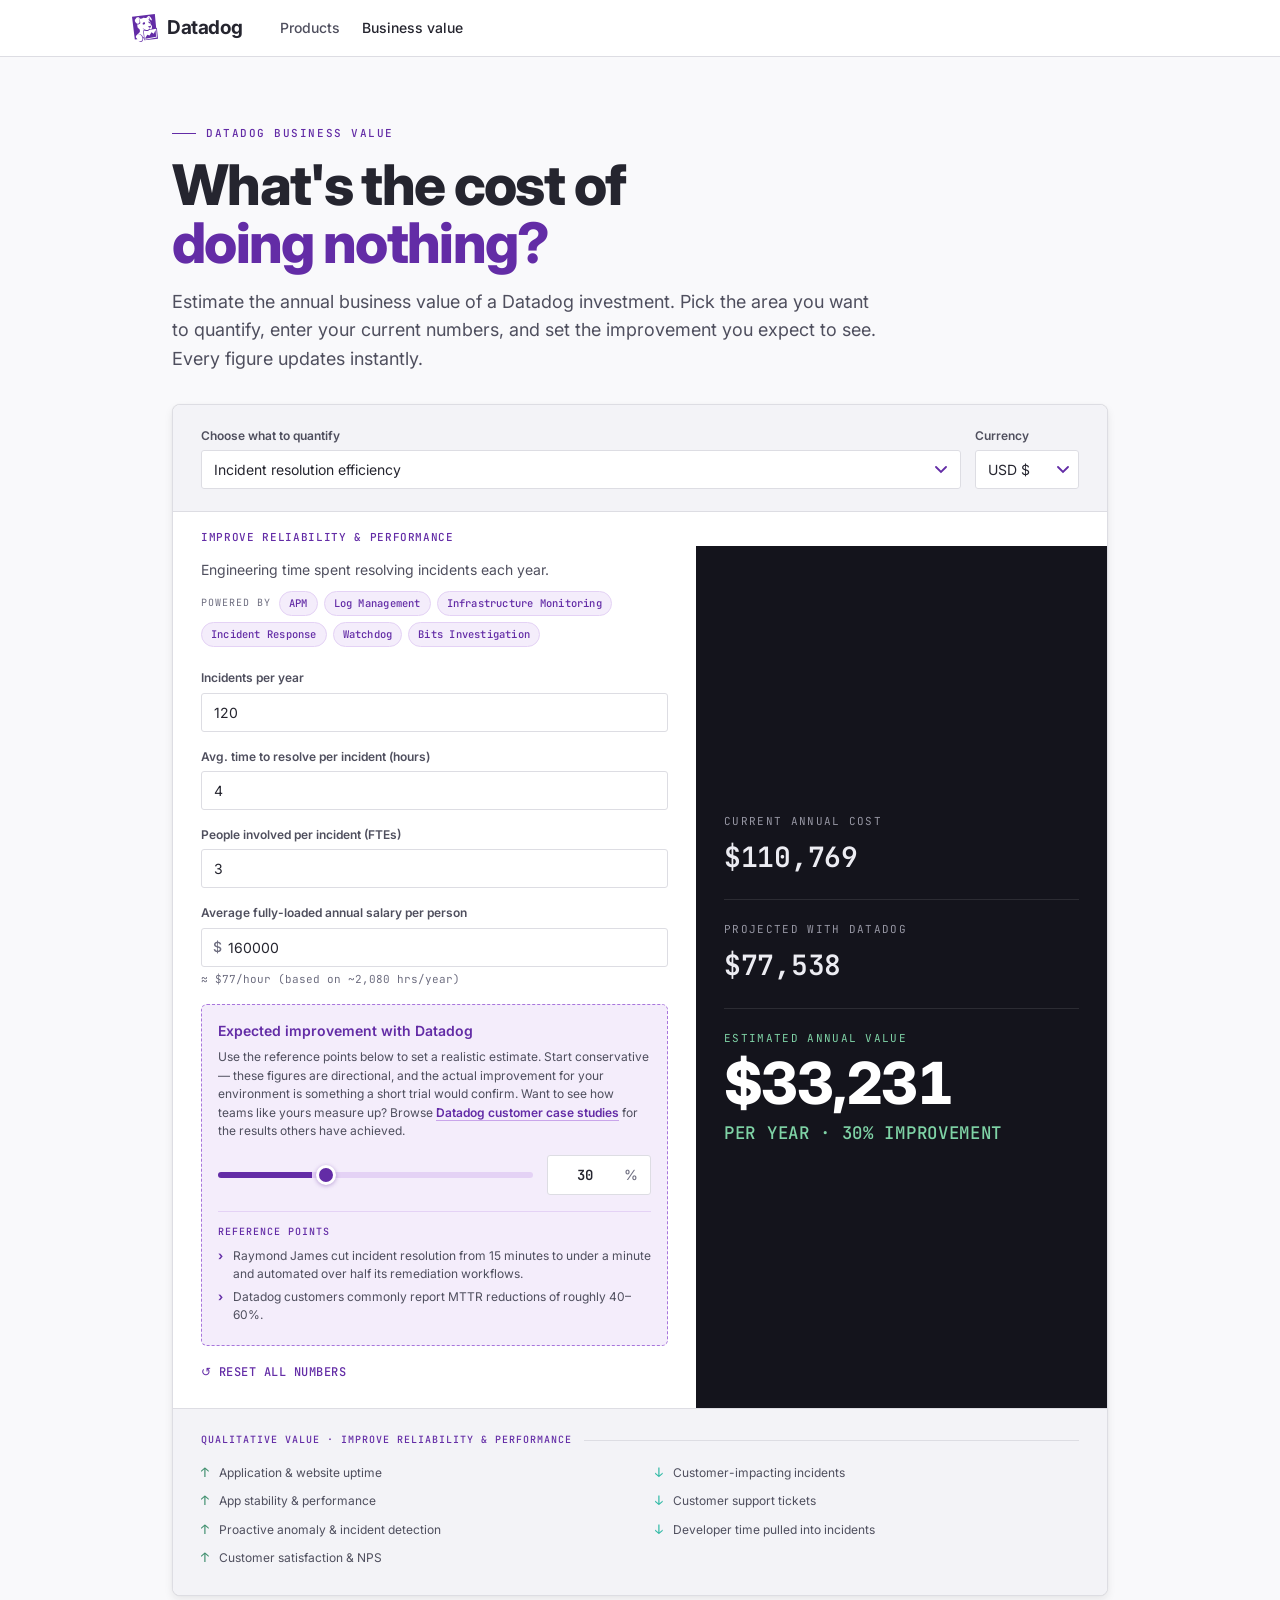
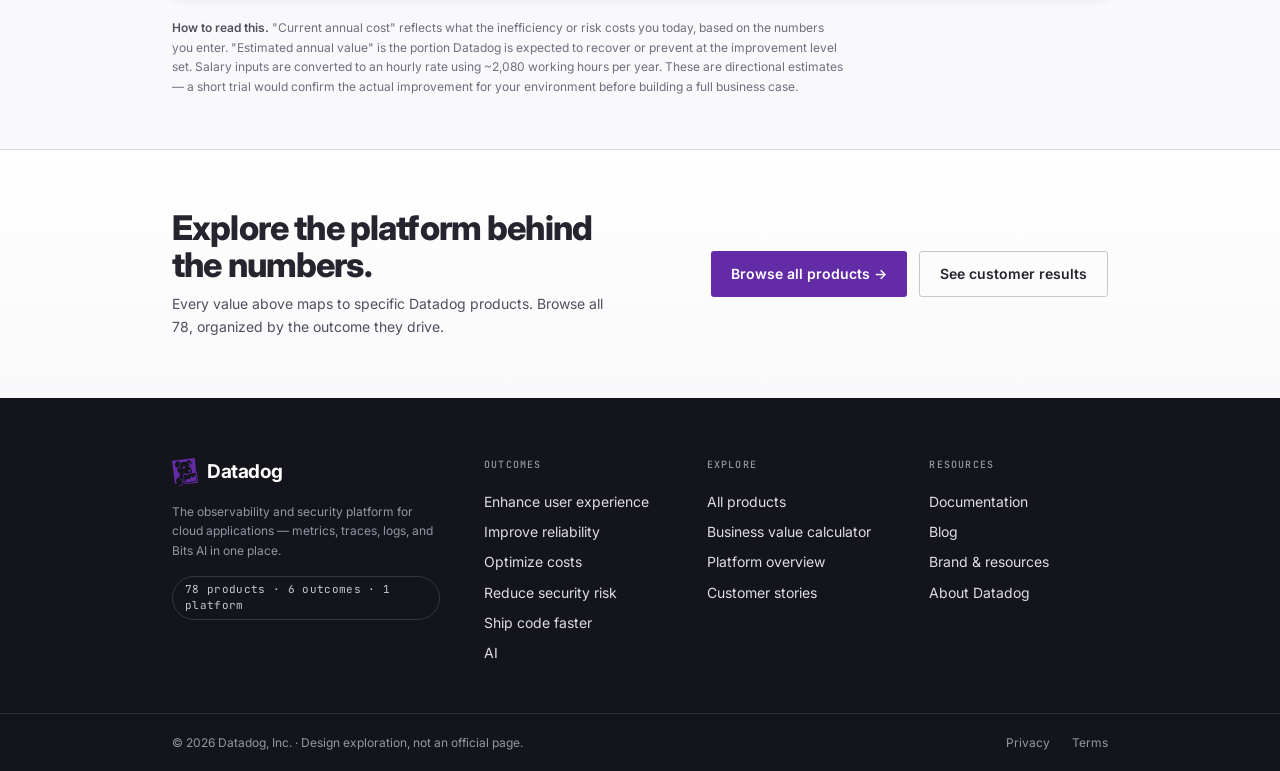
<file: business-value.html>
<!DOCTYPE html>
<html lang="en">
<head>
<meta charset="UTF-8">
<meta name="viewport" content="width=device-width, initial-scale=1.0">
<title>Datadog — Business value calculator</title>
<link rel="stylesheet" href="assets/colors_and_type.css">
<style>
  *{box-sizing:border-box;margin:0;padding:0}
  html{-webkit-text-size-adjust:100%;scroll-behavior:smooth}
  body{
    background:var(--bg-page);color:var(--fg-primary);
    font-family:var(--font-sans);line-height:var(--leading-normal);
    -webkit-font-smoothing:antialiased;
  }

  /* ============ TOP NAV (shared with products page) ============ */
  .nav{position:sticky;top:0;z-index:50;background:var(--bg-surface);
    border-bottom:1px solid var(--border-default)}
  .nav-inner{max-width:1080px;margin:0 auto;padding:0 32px;height:56px;
    display:flex;align-items:center;gap:28px}
  .brand{display:flex;align-items:center;gap:9px;text-decoration:none;flex:0 0 auto}
  .brand img{width:26px;height:auto;display:block}
  .brand .word{font-family:var(--font-display);font-weight:var(--weight-bold);
    font-size:19px;letter-spacing:-.02em;color:var(--fg-primary)}
  .nav-links{display:flex;align-items:center;gap:22px;margin-left:10px}
  .nav-links a{font-size:var(--text-md);color:var(--fg-secondary);text-decoration:none;
    font-weight:var(--weight-medium)}
  .nav-links a.active{color:var(--fg-primary)}
  .nav-links a:hover{color:var(--dd-purple)}

  /* ============ LAYOUT ============ */
  .wrap{max-width:1000px;margin:0 auto;padding:0 32px 52px}
  header.hero{padding:60px 0 30px}
  .eyebrow{font-family:var(--font-mono);font-size:var(--text-xs);letter-spacing:.14em;
    text-transform:uppercase;color:var(--dd-purple);font-weight:var(--weight-medium);
    display:inline-flex;align-items:center;gap:10px;margin-bottom:16px}
  .eyebrow::before{content:"";width:24px;height:1px;background:var(--dd-purple)}
  h1{font-family:var(--font-display);font-weight:var(--weight-extrabold);
    font-size:clamp(32px,5.5vw,56px);line-height:1.02;letter-spacing:-.03em;
    margin-bottom:16px;color:var(--fg-primary);max-width:16ch}
  h1 .hl{color:var(--dd-purple)}
  .lede{font-size:clamp(15px,1.6vw,18px);color:var(--fg-secondary);max-width:64ch;
    line-height:var(--leading-relaxed)}

  /* ============ CARD ============ */
  .card{background:var(--bg-surface);border:1px solid var(--border-default);
    border-radius:var(--radius-xl);box-shadow:var(--shadow-md);overflow:hidden}
  .toolbar{display:flex;flex-wrap:wrap;gap:14px;align-items:flex-end;
    padding:22px clamp(18px,3vw,28px);border-bottom:1px solid var(--border-default);
    background:var(--bg-sunken)}
  .field{display:flex;flex-direction:column;gap:6px}
  .field.grow{flex:1 1 320px}
  label{font-size:var(--text-sm);font-weight:var(--weight-semibold);color:var(--fg-secondary)}
  select,input{font-family:inherit;font-size:var(--text-md);color:var(--fg-primary);
    background:var(--bg-surface);border:1px solid var(--border-default);
    border-radius:var(--radius-sm);padding:10px 12px;width:100%;
    transition:border-color var(--duration-fast),box-shadow var(--duration-fast)}
  select:focus,input:focus{outline:none;border-color:var(--dd-purple);box-shadow:var(--shadow-focus)}
  select{cursor:pointer;appearance:none;
    background-image:url("data:image/svg+xml,%3Csvg xmlns='http://www.w3.org/2000/svg' width='12' height='8' viewBox='0 0 12 8'%3E%3Cpath d='M1 1l5 5 5-5' stroke='%23632CA6' stroke-width='1.8' fill='none' stroke-linecap='round'/%3E%3C/svg%3E");
    background-repeat:no-repeat;background-position:right 13px center;padding-right:34px}
  .cur-field{flex:0 0 104px}
  .cur-field select{padding-right:28px;background-position:right 9px center}

  .outcome-tag{font-family:var(--font-mono);font-size:var(--text-xs);letter-spacing:.06em;
    color:var(--dd-purple);font-weight:var(--weight-medium);text-transform:uppercase;
    padding:18px clamp(18px,3vw,28px) 0}

  .grid{display:grid;grid-template-columns:1fr;gap:0}
  @media(min-width:780px){.grid{grid-template-columns:1.12fr .88fr}}
  .inputs{padding:14px clamp(18px,3vw,28px) 26px}
  .calc-desc{font-size:var(--text-md);color:var(--fg-secondary);margin-bottom:10px;max-width:50ch}

  .products{display:flex;flex-wrap:wrap;gap:6px;margin:0 0 22px;align-items:center}
  .chip{font-family:var(--font-mono);font-size:10.5px;letter-spacing:.02em;font-weight:var(--weight-medium);
    color:var(--dd-purple);background:var(--dd-purple-50);border:1px solid var(--dd-purple-100);
    padding:4px 9px;border-radius:var(--radius-pill)}
  .chip-label{font-family:var(--font-mono);font-size:10px;letter-spacing:.1em;text-transform:uppercase;
    color:var(--fg-tertiary);align-self:center;margin-right:2px}

  .row{margin-bottom:16px}
  .row label{display:block;margin-bottom:6px}
  .input-shell{position:relative;display:flex;align-items:center}
  .input-shell .pre,.input-shell .suf{position:absolute;font-size:var(--text-md);
    color:var(--fg-tertiary);pointer-events:none;font-weight:var(--weight-medium)}
  .input-shell .pre{left:12px}
  .input-shell .suf{right:12px}
  .input-shell input.has-pre{padding-left:26px}
  .input-shell input.has-suf{padding-right:34px}
  .sub-note{font-size:var(--text-xs);color:var(--fg-tertiary);margin-top:5px;font-family:var(--font-mono)}

  .improve{margin-top:10px;padding:16px;border:1px dashed var(--dd-purple-300);
    border-radius:var(--radius-lg);background:var(--dd-purple-50)}
  .improve > label{color:var(--dd-purple);font-weight:var(--weight-semibold);display:block;margin-bottom:2px;font-size:var(--text-md)}
  .improve .guide{font-size:var(--text-sm);color:var(--fg-secondary);margin:7px 0 4px;line-height:1.55}
  .improve .guide a{color:var(--dd-purple);font-weight:var(--weight-semibold);text-decoration:none;
    border-bottom:1px solid var(--dd-purple-200)}
  .improve .guide a:hover{border-bottom-color:var(--dd-purple)}
  .slider-row{display:flex;align-items:center;gap:14px;margin-top:14px}
  input[type=range]{flex:1;-webkit-appearance:none;appearance:none;height:6px;border:none;padding:0;border-radius:99px;
    background:linear-gradient(90deg,var(--dd-purple) var(--pct,30%),var(--dd-purple-100) var(--pct,30%));cursor:pointer}
  input[type=range]::-webkit-slider-thumb{-webkit-appearance:none;width:20px;height:20px;border-radius:50%;
    background:var(--dd-purple);border:3px solid #fff;box-shadow:0 1px 4px rgba(99,44,166,.4);cursor:pointer}
  input[type=range]::-moz-range-thumb{width:18px;height:18px;border-radius:50%;background:var(--dd-purple);border:3px solid #fff;cursor:pointer}
  .pct-box{flex:0 0 104px}
  .pct-box .input-shell input{text-align:center;font-weight:var(--weight-semibold);font-family:var(--font-mono);
    padding-left:14px;padding-right:28px}
  .pct-box .suf{right:13px}

  .refs{margin-top:16px;border-top:1px solid var(--dd-purple-100);padding-top:13px}
  .refs .refs-title{font-family:var(--font-mono);font-size:10px;letter-spacing:.1em;text-transform:uppercase;
    color:var(--dd-purple);font-weight:var(--weight-medium);margin-bottom:8px}
  .refs ul{list-style:none}
  .refs li{font-size:var(--text-sm);color:var(--fg-secondary);line-height:1.45;padding-left:15px;position:relative;margin-bottom:6px}
  .refs li::before{content:"›";position:absolute;left:0;color:var(--dd-purple);font-weight:700}

  /* ============ RESULTS (dark) ============ */
  .results{background:var(--dd-gray-900);color:#fff;padding:30px clamp(18px,3vw,28px);
    display:flex;flex-direction:column;justify-content:center;gap:22px}
  .res-block .res-label{font-family:var(--font-mono);font-size:var(--text-xs);letter-spacing:.12em;
    text-transform:uppercase;color:var(--dd-gray-400);margin-bottom:7px}
  .res-block .res-num{font-family:var(--font-mono);font-weight:var(--weight-semibold);
    letter-spacing:-.01em;font-variant-numeric:tabular-nums}
  .res-current .res-num,.res-projected .res-num{font-size:clamp(22px,4vw,28px);color:var(--dd-gray-150)}
  .res-divider{height:1px;background:rgba(255,255,255,.1)}
  .res-value .res-label{color:#7FD3A6}
  .res-value .res-num{font-family:var(--font-display);font-weight:var(--weight-extrabold);
    font-size:clamp(40px,9vw,58px);line-height:1;color:#fff;letter-spacing:-.03em}
  .res-value .res-num .small{font-size:.30em;color:#7FD3A6;font-family:var(--font-mono);
    font-weight:var(--weight-medium);display:block;margin-top:12px;letter-spacing:.04em;
    text-transform:uppercase}

  .calc-note{margin-top:22px;font-size:var(--text-sm);color:var(--fg-tertiary);line-height:1.65;max-width:84ch}

  /* ============ QUALITATIVE VALUE ============ */
  .qual{border-top:1px solid var(--border-default);background:var(--bg-sunken);
    padding:24px clamp(18px,3vw,28px) 28px}
  .qual-title{font-family:var(--font-mono);font-size:10px;letter-spacing:.1em;text-transform:uppercase;
    color:var(--dd-purple);font-weight:var(--weight-medium);margin-bottom:16px;
    display:flex;align-items:center;gap:12px}
  .qual-title::after{content:"";flex:1;height:1px;background:var(--border-default)}
  .qual-list{display:grid;grid-template-columns:1fr 1fr;gap:11px 30px}
  @media(max-width:680px){.qual-list{grid-template-columns:1fr}}
  .qual-item{display:flex;gap:10px;font-size:var(--text-sm);color:var(--fg-secondary);line-height:1.45}
  .qual-item .ar{flex:0 0 auto;font-weight:700;font-family:var(--font-mono);font-size:13px;line-height:1.35}
  .qual-item .ar.up{color:var(--dd-green)}
  .qual-item .ar.down{color:var(--dd-teal)}
  .qual-item .ar.dot{color:var(--dd-purple)}
  .calc-note strong{color:var(--fg-secondary);font-weight:var(--weight-semibold)}
  .reset{background:none;border:none;color:var(--dd-purple);font-family:var(--font-mono);
    font-size:var(--text-sm);font-weight:var(--weight-medium);letter-spacing:.04em;cursor:pointer;
    padding:0;margin-top:18px;text-transform:uppercase}
  .reset:hover{text-decoration:underline}

  /* ============ CTA BAND ============ */
  .cta-band{border-top:1px solid var(--border-default);background:linear-gradient(180deg,var(--bg-surface),var(--bg-page))}
  .cta-inner{max-width:1000px;margin:0 auto;padding:60px 32px;display:flex;align-items:center;justify-content:space-between;gap:32px;flex-wrap:wrap}
  .cta-inner h2{font-family:var(--font-display);font-size:clamp(24px,3vw,34px);font-weight:var(--weight-extrabold);letter-spacing:-.025em;color:var(--fg-primary);max-width:20ch;line-height:1.08}
  .cta-inner p{color:var(--fg-secondary);font-size:var(--text-md);margin-top:10px;max-width:48ch;line-height:var(--leading-relaxed)}
  .cta-actions{display:flex;gap:12px;flex-wrap:wrap}
  .btn-primary{display:inline-flex;align-items:center;gap:8px;background:var(--dd-purple);color:#fff;border:0;border-radius:var(--radius-sm);padding:12px 20px;font-family:inherit;font-size:var(--text-md);font-weight:var(--weight-semibold);cursor:pointer;text-decoration:none;transition:background var(--duration-fast) var(--ease-out)}
  .btn-primary:hover{background:var(--dd-purple-deep)}
  .btn-ghost{display:inline-flex;align-items:center;gap:8px;background:transparent;color:var(--fg-primary);border:1px solid var(--border-strong);border-radius:var(--radius-sm);padding:12px 20px;font-family:inherit;font-size:var(--text-md);font-weight:var(--weight-semibold);text-decoration:none;transition:border-color var(--duration-fast),background var(--duration-fast)}
  .btn-ghost:hover{border-color:var(--dd-purple);background:var(--dd-purple-50)}

  /* ============ SITE FOOTER (dark) ============ */
  .site-footer{background:var(--dd-gray-900);color:#fff}
  .footer-top{max-width:1000px;margin:0 auto;padding:60px 32px 44px;display:grid;grid-template-columns:1.5fr 1fr 1fr 1fr;gap:44px}
  @media(max-width:820px){.footer-top{grid-template-columns:1fr 1fr;gap:36px 32px}}
  @media(max-width:520px){.footer-top{grid-template-columns:1fr}}
  .footer-brand .brand{display:inline-flex;align-items:center;gap:9px;text-decoration:none;margin-bottom:16px}
  .footer-brand .brand img{width:26px}
  .footer-brand .brand .word{font-family:var(--font-display);font-weight:var(--weight-bold);font-size:19px;letter-spacing:-.02em;color:#fff}
  .footer-brand p{color:var(--dd-gray-400);font-size:var(--text-sm);line-height:1.6;max-width:36ch}
  .footer-brand .badge{display:inline-flex;align-items:center;margin-top:16px;font-family:var(--font-mono);font-size:var(--text-xs);color:var(--dd-gray-300);border:1px solid rgba(255,255,255,.14);border-radius:var(--radius-pill);padding:5px 12px;letter-spacing:.03em}
  .fcol h4{font-family:var(--font-mono);font-size:10px;letter-spacing:.12em;text-transform:uppercase;color:var(--dd-gray-400);font-weight:var(--weight-medium);margin-bottom:14px}
  .fcol a{display:block;color:var(--dd-gray-200);font-size:var(--text-md);text-decoration:none;padding:5px 0;transition:color var(--duration-fast) var(--ease-out)}
  .fcol a:hover{color:#fff}
  .footer-bottom{border-top:1px solid rgba(255,255,255,.1)}
  .footer-bottom-inner{max-width:1000px;margin:0 auto;padding:20px 32px;display:flex;align-items:center;justify-content:space-between;gap:16px;flex-wrap:wrap}
  .footer-bottom-inner .copy{font-size:var(--text-sm);color:var(--dd-gray-400)}
  .footer-legal{display:flex;gap:22px;flex-wrap:wrap}
  .footer-legal a{font-size:var(--text-sm);color:var(--dd-gray-400);text-decoration:none;transition:color var(--duration-fast)}
  .footer-legal a:hover{color:#fff}
</style>
</head>
<body>
  <!-- ============ TOP NAV ============ -->
  <nav class="nav">
    <div class="nav-inner">
      <a class="brand" href="index.html">
        <img src="assets/datadog-icon.svg" alt="">
        <span class="word">Datadog</span>
      </a>
      <div class="nav-links">
        <a href="index.html">Products</a>
        <a href="business-value.html" class="active">Business value</a>
      </div>
    </div>
  </nav>

  <div class="wrap">
    <header class="hero" data-screen-label="hero">
      <span class="eyebrow">Datadog business value</span>
      <h1>What's the cost of <span class="hl">doing nothing?</span></h1>
      <p class="lede">Estimate the annual business value of a Datadog investment. Pick the area you want to quantify, enter your current numbers, and set the improvement you expect to see. Every figure updates instantly.</p>
    </header>

    <div class="card" data-screen-label="calculator">
      <div class="toolbar">
        <div class="field grow">
          <label for="calc">Choose what to quantify</label>
          <select id="calc"></select>
        </div>
        <div class="field cur-field">
          <label for="cur">Currency</label>
          <select id="cur">
            <option value="$">USD $</option><option value="€">EUR €</option><option value="£">GBP £</option>
            <option value="A$">AUD A$</option><option value="C$">CAD C$</option>
          </select>
        </div>
      </div>

      <div class="outcome-tag" id="outcomeTag"></div>
      <div class="grid">
        <div class="inputs">
          <p class="calc-desc" id="calcDesc"></p>
          <div class="products" id="products"></div>
          <div id="fields"></div>

          <div class="improve">
            <label for="impPct">Expected improvement with Datadog</label>
            <p class="guide">Use the reference points below to set a realistic estimate. Start conservative — these figures are directional, and the actual improvement for your environment is something a short trial would confirm. Want to see how teams like yours measure up? Browse <a href="https://www.datadoghq.com/customers/?type-0=case-studies" target="_blank" rel="noopener">Datadog customer case studies</a> for the results others have achieved.</p>
            <div class="slider-row">
              <input type="range" id="impRange" min="0" max="90" value="30">
              <div class="pct-box"><div class="input-shell"><input type="number" id="impPct" value="30" min="0" max="100" class="has-suf"><span class="suf">%</span></div></div>
            </div>
            <div class="refs">
              <div class="refs-title">Reference points</div>
              <ul id="refList"></ul>
            </div>
          </div>

          <button class="reset" id="reset">↺ Reset all numbers</button>
        </div>

        <div class="results">
          <div class="res-block res-current">
            <div class="res-label" id="curLabel">Current annual cost</div>
            <div class="res-num" id="curVal">—</div>
          </div>
          <div class="res-divider"></div>
          <div class="res-block res-projected">
            <div class="res-label">Projected with Datadog</div>
            <div class="res-num" id="projVal">—</div>
          </div>
          <div class="res-divider"></div>
          <div class="res-block res-value">
            <div class="res-label">Estimated annual value</div>
            <div class="res-num" id="valVal">—<span class="small" id="valNote"></span></div>
          </div>
        </div>
      </div>

      <div class="qual" id="qual"></div>
    </div>

    <div class="calc-note">
      <p><strong>How to read this.</strong> "Current annual cost" reflects what the inefficiency or risk costs you today, based on the numbers you enter. "Estimated annual value" is the portion Datadog is expected to recover or prevent at the improvement level set. Salary inputs are converted to an hourly rate using ~2,080 working hours per year. These are directional estimates — a short trial would confirm the actual improvement for your environment before building a full business case.</p>
    </div>
  </div>

  <!-- ============ CTA BAND ============ -->
  <section class="cta-band">
    <div class="cta-inner">
      <div>
        <h2>Explore the platform behind the numbers.</h2>
        <p>Every value above maps to specific Datadog products. Browse all 78, organized by the outcome they drive.</p>
      </div>
      <div class="cta-actions">
        <a class="btn-primary" href="index.html">Browse all products &rarr;</a>
        <a class="btn-ghost" href="https://www.datadoghq.com/customers/?type-0=case-studies" target="_blank" rel="noopener">See customer results</a>
      </div>
    </div>
  </section>

  <!-- ============ SITE FOOTER ============ -->
  <footer class="site-footer">
    <div class="footer-top">
      <div class="footer-brand">
        <a class="brand" href="index.html"><img src="assets/datadog-icon.svg" alt=""><span class="word">Datadog</span></a>
        <p>The observability and security platform for cloud applications — metrics, traces, logs, and Bits AI in one place.</p>
        <span class="badge">78 products · 6 outcomes · 1 platform</span>
      </div>
      <div class="fcol">
        <h4>Outcomes</h4>
        <a href="index.html#oc-1">Enhance user experience</a>
        <a href="index.html#oc-2">Improve reliability</a>
        <a href="index.html#oc-3">Optimize costs</a>
        <a href="index.html#oc-4">Reduce security risk</a>
        <a href="index.html#oc-5">Ship code faster</a>
        <a href="index.html#oc-6">AI</a>
      </div>
      <div class="fcol">
        <h4>Explore</h4>
        <a href="index.html">All products</a>
        <a href="business-value.html">Business value calculator</a>
        <a href="https://www.datadoghq.com/product/platform/" target="_blank" rel="noopener">Platform overview</a>
        <a href="https://www.datadoghq.com/customers/?type-0=case-studies" target="_blank" rel="noopener">Customer stories</a>
      </div>
      <div class="fcol">
        <h4>Resources</h4>
        <a href="https://docs.datadoghq.com/" target="_blank" rel="noopener">Documentation</a>
        <a href="https://www.datadoghq.com/blog/" target="_blank" rel="noopener">Blog</a>
        <a href="https://www.datadoghq.com/about/resources/" target="_blank" rel="noopener">Brand &amp; resources</a>
        <a href="https://www.datadoghq.com/about/" target="_blank" rel="noopener">About Datadog</a>
      </div>
    </div>
    <div class="footer-bottom">
      <div class="footer-bottom-inner">
        <span class="copy">© 2026 Datadog, Inc. · Design exploration, not an official page.</span>
        <div class="footer-legal">
          <a href="https://www.datadoghq.com/legal/privacy/" target="_blank" rel="noopener">Privacy</a>
          <a href="https://www.datadoghq.com/legal/terms/" target="_blank" rel="noopener">Terms</a>
        </div>
      </div>
    </div>
  </footer>

<script>
const HRS_PER_YEAR = 2080;

const CALCS = [
  { id:"incident", outcome:"Improve Reliability & Performance", label:"Incident resolution efficiency",
    desc:"Engineering time spent resolving incidents each year.", curLabel:"Current annual cost",
    products:["APM","Log Management","Infrastructure Monitoring","Incident Response","Watchdog","Bits Investigation"],
    fields:[
      {id:"a",label:"Incidents per year",type:"num",val:120},
      {id:"b",label:"Avg. time to resolve per incident (hours)",type:"num",val:4},
      {id:"c",label:"People involved per incident (FTEs)",type:"num",val:3},
      {id:"d",label:"Average fully-loaded annual salary per person",type:"cur",annual:true,val:160000}
    ],
    base:v=>v.a*v.b*v.c*v.d,
    refs:["Raymond James cut incident resolution from 15 minutes to under a minute and automated over half its remediation workflows.",
          "Datadog customers commonly report MTTR reductions of roughly 40–60%."] },

  { id:"alerts", outcome:"Improve Reliability & Performance", label:"Alert fatigue",
    desc:"Time spent triaging and investigating alerts each year.", curLabel:"Current annual cost",
    products:["Alerts","Watchdog","Event Management","Bits AI Agents"],
    fields:[
      {id:"a",label:"Alerts per year",type:"num",val:5000},
      {id:"b",label:"Time to investigate each alert (hours)",type:"num",val:0.5},
      {id:"c",label:"People involved per alert (FTEs)",type:"num",val:1},
      {id:"d",label:"Average fully-loaded annual salary per person",type:"cur",annual:true,val:160000}
    ],
    base:v=>v.a*v.b*v.c*v.d,
    refs:["Reductions come from cutting noise and correlating signals — size this from the noise reduction observed in a POV.",
          "Tip: enter investigation time in hours (15 min = 0.25)."] },

  { id:"downtime", outcome:"Improve Reliability & Performance", label:"Revenue loss from customer-impacting incidents",
    desc:"Revenue lost (or SLA penalties owed) from outages that reach customers.", curLabel:"Current annual revenue loss",
    products:["Real User Monitoring","Synthetic Monitoring","APM","Incident Response"],
    fields:[
      {id:"a",label:"Customer-impacting incidents per year",type:"num",val:24},
      {id:"b",label:"Customers impacted per incident",type:"num",val:500},
      {id:"c",label:"Avg. time to resolve (hours)",type:"num",val:3},
      {id:"d",label:"Revenue lost / SLA penalty per customer, per hour",type:"cur",val:5}
    ],
    base:v=>v.a*v.b*v.c*v.d,
    refs:["Posten Bring cut incidents by 75% and improved availability to 99.92% with proactive detection.",
          "Shinsegae improved mean time to detection by 92%."] },

  { id:"obstco", outcome:"Optimize Technology Costs", label:"Reduce observability tool cost (TCO)",
    desc:"Total cost of today's monitoring tools, plus the people who manage them.", curLabel:"Current annual TCO",
    products:["Observability Pipelines","Cloud Cost Management","Storage Management","Governance Console"],
    fields:[
      {id:"a",label:"Annual cost of all monitoring tools (licensing + hosting)",type:"cur",val:400000},
      {id:"b",label:"People managing / maintaining those tools (FTEs)",type:"num",val:4},
      {id:"c",label:"% of their time spent on tool upkeep",type:"pct",val:50},
      {id:"d",label:"Average fully-loaded annual salary",type:"cur",val:160000}
    ],
    base:v=>v.a + (v.b*(v.c/100)*v.d),
    refs:["Porsche Informatik consolidated 10 separate tools into 1 with Datadog.",
          "Consolidation reduces redundant licensing, hosting, and the FTE effort of maintaining multiple tools."] },

  { id:"cloud", outcome:"Optimize Technology Costs", label:"Optimize cloud costs",
    desc:"Excess cloud spend, plus the cost of undetected cost spikes.", curLabel:"Current annual excess spend",
    products:["Cloud Cost Management","Kubernetes Autoscaling","Continuous Profiler","Infrastructure Monitoring"],
    fields:[
      {id:"a",label:"Annual excess / wasted cloud spend",type:"cur",val:300000},
      {id:"b",label:"Cost overages or spikes per year",type:"num",val:12},
      {id:"c",label:"Average cost of a spike, per day",type:"cur",val:2000},
      {id:"d",label:"Average days to detect a spike",type:"num",val:5}
    ],
    base:v=>v.a + (v.b*v.c*v.d),
    refs:["Aviva saved £350K/year by flagging underused resources.",
          "Glassdoor cut infrastructure cost ~35%; NatWest Boxed cut costs ~45% with cost management."] },

  { id:"vulns", outcome:"Reduce Security Risk", label:"Streamline vulnerability management",
    desc:"Time spent investigating and validating vulnerabilities each year.", curLabel:"Current annual cost",
    products:["Vulnerability Management","Cloud Security","Software Composition Analysis"],
    fields:[
      {id:"a",label:"Vulnerability scans / findings per year",type:"num",val:2000},
      {id:"b",label:"Avg. time to investigate each (hours)",type:"num",val:1},
      {id:"c",label:"People involved per investigation (FTEs)",type:"num",val:2},
      {id:"d",label:"Average fully-loaded annual salary per person",type:"cur",annual:true,val:175000}
    ],
    base:v=>v.a*v.b*v.c*v.d,
    refs:["Runtime-aware prioritization and fewer false positives cut time spent chasing low-risk findings.",
          "Size this from the false-positive reduction observed in a POV."] },

  { id:"secincident", outcome:"Reduce Security Risk", label:"Accelerate security incident remediation",
    desc:"Effort spent resolving security incidents each year.", curLabel:"Current annual cost",
    products:["Cloud SIEM","Workload Protection","Workflow Automation","Bits Security Analyst"],
    fields:[
      {id:"a",label:"Security incidents per year",type:"num",val:50},
      {id:"b",label:"Mean time to resolve (hours)",type:"num",val:8},
      {id:"c",label:"People involved per incident (FTEs)",type:"num",val:3},
      {id:"d",label:"Average fully-loaded annual salary per person",type:"cur",annual:true,val:175000}
    ],
    base:v=>v.a*v.b*v.c*v.d,
    refs:["Automated triage and unified investigation reduce the time and headcount needed to close incidents.",
          "Size this from automation and time-to-resolution gains seen in a POV."] },

  { id:"audit", outcome:"Reduce Security Risk", label:"Audit readiness & response",
    desc:"Time spent preparing for and responding to audits each year.", curLabel:"Current annual cost",
    products:["Compliance","Cloud Security","Audit Trail"],
    fields:[
      {id:"a",label:"Internal + external audits per year",type:"num",val:6},
      {id:"b",label:"Avg. time to prepare for & respond to each (hours)",type:"num",val:80},
      {id:"c",label:"People fielding audit requests (FTEs)",type:"num",val:3},
      {id:"d",label:"Average fully-loaded annual salary per person",type:"cur",annual:true,val:175000}
    ],
    base:v=>v.a*v.b*v.c*v.d,
    refs:["Continuous compliance and framework-aligned reporting cut the scramble each audit creates.",
          "Out-of-the-box compliance frameworks reduce manual evidence-gathering."] },

  { id:"devprod", outcome:"Ship Better Code Faster", label:"Increase developer productivity",
    desc:"The cost of developer time lost to non-core work today.", curLabel:"Current annual cost of lost time",
    products:["CI Pipeline Visibility","Internal Developer Portal","IDE Plugins","DORA Metrics"],
    fields:[
      {id:"a",label:"Developers in scope",type:"num",val:50},
      {id:"b",label:"% of their time lost to non-core work",type:"pct",val:25},
      {id:"c",label:"Average fully-loaded annual salary",type:"cur",val:160000}
    ],
    base:v=>v.a*(v.b/100)*v.c,
    refs:["Redfin developers now spend ~70% of their time on new feature development.",
          "Okta reported $488K in developer productivity gains from reduced context-switching."] },

  { id:"flaky", outcome:"Ship Better Code Faster", label:"Eliminate flaky-test rework",
    desc:"Time spent finding, fixing, and re-running flaky tests each year.", curLabel:"Current annual cost",
    products:["Test Optimization","Continuous Testing","Code Coverage"],
    fields:[
      {id:"a",label:"Flaky tests per year",type:"num",val:500},
      {id:"b",label:"Time to find, fix & re-run each (hours)",type:"num",val:1.5},
      {id:"c",label:"People involved per fix (FTEs)",type:"num",val:1},
      {id:"d",label:"Average fully-loaded annual salary per person",type:"cur",annual:true,val:160000}
    ],
    base:v=>v.a*v.b*v.c*v.d,
    refs:["Betterment reached a 95%+ CI success rate, up from under 50%, with 75% faster pipelines.",
          "Datadog customers commonly see 50%+ fewer flaky-test reruns."] },

  { id:"cicd", outcome:"Ship Better Code Faster", label:"Reduce CI/CD pipeline failure loss",
    desc:"Developer time lost to pipeline failures each year.", curLabel:"Current annual cost",
    products:["CI Pipeline Visibility","Test Optimization","DORA Metrics"],
    fields:[
      {id:"a",label:"Pipeline failures per year",type:"num",val:300},
      {id:"b",label:"Time to remediate each failure (hours)",type:"num",val:2},
      {id:"c",label:"Developers impacted during downtime",type:"num",val:4},
      {id:"d",label:"Average fully-loaded annual salary per person",type:"cur",annual:true,val:160000}
    ],
    base:v=>v.a*v.b*v.c*v.d,
    refs:["Betterment cut CI costs by 50% with smarter pipelines.",
          "Datadog customers commonly see 40–60% fewer pipeline failures."] }
];

let cur="$", active=CALCS[0];

const QUAL = {
  "Enhance User Experience":[
    "↑ Brand reputation — better app ratings, fewer negative reviews",
    "↑ Customer satisfaction — seamless experiences lift NPS",
    "↑ Business agility — launch new features with confidence"
  ],
  "Improve Reliability & Performance":[
    "↑ Application & website uptime",
    "↓ Customer-impacting incidents",
    "↑ App stability & performance",
    "↓ Customer support tickets",
    "↑ Proactive anomaly & incident detection",
    "↓ Developer time pulled into incidents",
    "↑ Customer satisfaction & NPS"
  ],
  "Optimize Technology Costs":[
    "Fewer monitoring tools; easier to find and share telemetry",
    "Simpler to calculate, report & communicate cloud costs org-wide",
    "More observability coverage at lower or comparable cost",
    "Fewer procurement cycles and tool contracts to manage",
    "Stronger FinOps culture — reward teams for saving",
    "Easier governance over observability and cloud spend",
    "More self-service access to telemetry across teams",
    "Less observability infrastructure to maintain"
  ],
  "Reduce Security Risk":[
    "Lower risk of regulator fines from incidents or breaches",
    "Greater customer trust from a strong compliance posture",
    "Smaller attack blast radius via faster detection & root-cause analysis",
    "Less operational drag from audits and compliance checks"
  ],
  "Ship Better Code Faster":[
    "Faster engineering — fewer interruptions, quicker triage, better DevEx",
    "Single source of truth — unified telemetry, clearer visibility",
    "Reliability by design — SLO guardrails cut Sev1 incidents",
    "Customer trust — fewer visible incidents reduce churn",
    "Speed to innovate — safer releases enable more experimentation"
  ]
};

const state={};
const $=id=>document.getElementById(id);
const calcSel=$("calc"), curSel=$("cur"), fieldsEl=$("fields");

(function(){
  const groups={};
  CALCS.forEach(c=>{(groups[c.outcome] ||= []).push(c);});
  Object.entries(groups).forEach(([outcome,items])=>{
    const og=document.createElement("optgroup"); og.label=outcome;
    items.forEach(c=>{const o=document.createElement("option");o.value=c.id;o.textContent=c.label;og.appendChild(o);});
    calcSel.appendChild(og);
  });
})();

function fmtMoney(n){ if(!isFinite(n))n=0; return cur+Math.round(n).toLocaleString("en-US"); }

function renderProducts(){
  const p=$("products"); p.innerHTML="";
  if(!active.products||!active.products.length) return;
  const lbl=document.createElement("span"); lbl.className="chip-label"; lbl.textContent="Powered by"; p.appendChild(lbl);
  active.products.forEach(name=>{const c=document.createElement("span");c.className="chip";c.textContent=name;p.appendChild(c);});
}

function renderFields(){
  fieldsEl.innerHTML="";
  const saved=state[active.id]||{};
  active.fields.forEach(f=>{
    const v=(saved[f.id]!==undefined)?saved[f.id]:f.val;
    const row=document.createElement("div"); row.className="row";
    const isCur=f.type==="cur", isPct=f.type==="pct";
    row.innerHTML=`
      <label for="f_${f.id}">${f.label}</label>
      <div class="input-shell">
        ${isCur?`<span class="pre">${cur}</span>`:""}
        <input type="number" id="f_${f.id}" value="${v}" min="0" step="any"
          class="${isCur?'has-pre':''} ${isPct?'has-suf':''}">
        ${isPct?`<span class="suf">%</span>`:""}
      </div>
      ${f.annual?`<div class="sub-note" id="hr_${f.id}"></div>`:""}`;
    fieldsEl.appendChild(row);
  });
  fieldsEl.querySelectorAll("input").forEach(inp=>inp.addEventListener("input",compute));
}

function renderRefs(){
  const ul=$("refList"); ul.innerHTML="";
  (active.refs||[]).forEach(r=>{const li=document.createElement("li");li.textContent=r;ul.appendChild(li);});
}

function renderQual(){
  const box=$("qual"); const items=QUAL[active.outcome]||[];
  if(!items.length){ box.style.display="none"; box.innerHTML=""; return; }
  box.style.display="";
  let h='<div class="qual-title">Qualitative value · '+active.outcome+'</div><div class="qual-list">';
  items.forEach(s=>{
    let cls="dot", ar="›", text=s;
    const c=s.charAt(0);
    if(c==="↑"){ cls="up"; ar="↑"; text=s.slice(1).trim(); }
    else if(c==="↓"){ cls="down"; ar="↓"; text=s.slice(1).trim(); }
    h+='<div class="qual-item"><span class="ar '+cls+'">'+ar+'</span><span>'+text+'</span></div>';
  });
  h+='</div>';
  box.innerHTML=h;
}

function readValues(){
  const v={};
  active.fields.forEach(f=>{
    const el=$("f_"+f.id);
    let raw=parseFloat(el.value)||0;
    (state[active.id] ||= {});
    state[active.id][f.id]=raw;
    if(f.annual){
      const hr=raw/HRS_PER_YEAR;
      const note=$("hr_"+f.id);
      if(note) note.textContent="≈ "+fmtMoney(hr)+"/hour (based on ~2,080 hrs/year)";
      v[f.id]=hr;
    } else { v[f.id]=raw; }
  });
  return v;
}

function compute(){
  const v=readValues();
  const base=active.base(v);
  const pct=Math.min(100,Math.max(0,parseFloat($("impPct").value)||0));
  const value=base*(pct/100);
  $("curVal").textContent=fmtMoney(base);
  $("projVal").textContent=fmtMoney(base-value);
  $("valVal").childNodes[0].nodeValue=fmtMoney(value);
  $("valNote").textContent="per year · "+pct+"% improvement";
}

function loadCalc(){
  $("outcomeTag").textContent=active.outcome;
  $("calcDesc").textContent=active.desc;
  $("curLabel").textContent=active.curLabel;
  renderProducts(); renderFields(); renderRefs(); renderQual(); compute();
}

function syncPct(from){
  const rng=$("impRange"), box=$("impPct");
  let val=parseFloat(from==="range"?rng.value:box.value)||0;
  val=Math.min(100,Math.max(0,val));
  if(from==="range") box.value=val; else rng.value=Math.min(90,val);
  rng.style.setProperty("--pct",Math.min(100,val)+"%");
  compute();
}
$("impRange").addEventListener("input",()=>syncPct("range"));
$("impPct").addEventListener("input",()=>syncPct("box"));
calcSel.addEventListener("change",()=>{active=CALCS.find(c=>c.id===calcSel.value);loadCalc();});
curSel.addEventListener("change",()=>{cur=curSel.value;renderProducts();renderFields();compute();});
$("reset").addEventListener("click",()=>{
  delete state[active.id];
  $("impPct").value=30;$("impRange").value=30;syncPct("box");
  renderFields();compute();
});

$("impRange").style.setProperty("--pct","30%");
loadCalc();
</script>
</body>
</html>
</file>
<file: assets/colors_and_type.css>
/* ============================================================================
   Datadog Design System — Color & Type Tokens
   Sources: datadoghq.com brand kit + product UI observation
   ============================================================================ */

/* ---------- Fonts ----------
   Datadog's app UI uses a custom Noto Sans variant; the marketing site uses a
   geometric sans (Aktiv Grotesk family). Code/data uses a custom mono.
   We substitute with Google Fonts equivalents — flagged in README.
*/
@import url('https://fonts.googleapis.com/css2?family=Inter:wght@400;500;600;700;800&family=Noto+Sans:wght@400;500;600;700&family=JetBrains+Mono:wght@400;500;600&display=swap');

:root {
  /* ============ BRAND PURPLES ============ */
  --dd-purple:            #632CA6;  /* Primary logo purple — PMS Violet C */
  --dd-purple-accent:     #8000FF;  /* Backgrounds & accents — PMS 266C */
  --dd-purple-deep:       #4F1E8C;  /* Darker hover/press */
  --dd-purple-50:         #F4EDFB;  /* Lightest tint, hover bg */
  --dd-purple-100:        #E4D2F5;
  --dd-purple-200:        #C9A5EA;
  --dd-purple-300:        #A875DC;
  --dd-purple-400:        #8A4FCB;
  --dd-purple-500:        #632CA6;  /* === primary === */
  --dd-purple-600:        #51228A;
  --dd-purple-700:        #3F1A6D;
  --dd-purple-800:        #2D1250;
  --dd-purple-900:        #1B0A33;

  /* ============ NEUTRALS (Datadog app chrome — cool grays) ============ */
  --dd-white:             #FFFFFF;
  --dd-gray-50:           #F9F9FB;  /* page bg */
  --dd-gray-100:          #F3F3F7;  /* hover bg */
  --dd-gray-150:          #ECECF2;
  --dd-gray-200:          #DDDDE3;  /* borders */
  --dd-gray-300:          #C7C7D1;
  --dd-gray-400:          #9696A3;
  --dd-gray-500:          #6E6E80;
  --dd-gray-600:          #4F4F5E;
  --dd-gray-700:          #383846;
  --dd-gray-800:          #25252F;  /* dark chrome */
  --dd-gray-850:          #1B1B23;
  --dd-gray-900:          #14141C;  /* dark mode bg */
  --dd-gray-950:          #0A0A12;

  /* ============ SEMANTIC STATUS (muted, classier) ============ */
  --dd-green:             #3F8F6E;  /* OK / healthy */
  --dd-green-bg:          #EDF5F1;
  --dd-green-fg:          #2E6C53;
  --dd-yellow:            #C99021;  /* warning */
  --dd-yellow-bg:         #F8F0DE;
  --dd-yellow-fg:         #8E6610;
  --dd-red:               #B33A4F;  /* error / critical */
  --dd-red-bg:            #F6E5E9;
  --dd-red-fg:            #83263A;
  --dd-blue:              #2C6CB8;  /* info / link */
  --dd-blue-bg:           #E6EEF8;
  --dd-blue-fg:           #1F4E86;
  --dd-orange:            #E37937;  /* APM trace color */
  --dd-teal:              #2DB9A4;  /* metrics accent */
  --dd-pink:              #E0488B;  /* bits-ai magenta accent */

  /* ============ CHART PALETTE (categorical, app-faithful) ============ */
  --dd-chart-1:           #8A4FCB;
  --dd-chart-2:           #2A7CE0;
  --dd-chart-3:           #2DB9A4;
  --dd-chart-4:           #E8A33E;
  --dd-chart-5:           #D8385A;
  --dd-chart-6:           #4CAF82;
  --dd-chart-7:           #E37937;
  --dd-chart-8:           #6E6E80;

  /* ============ SEMANTIC ROLES (light theme) ============ */
  --bg-page:              var(--dd-gray-50);
  --bg-surface:           var(--dd-white);
  --bg-raised:            var(--dd-white);
  --bg-sunken:            var(--dd-gray-100);
  --bg-hover:             var(--dd-gray-100);
  --bg-selected:          var(--dd-purple-50);

  --fg-primary:           var(--dd-gray-800);
  --fg-secondary:         var(--dd-gray-600);
  --fg-tertiary:          var(--dd-gray-500);
  --fg-muted:             var(--dd-gray-400);
  --fg-inverse:           var(--dd-white);
  --fg-link:              var(--dd-purple-500);
  --fg-on-purple:         var(--dd-white);

  --border-subtle:        var(--dd-gray-150);
  --border-default:       var(--dd-gray-200);
  --border-strong:        var(--dd-gray-300);

  /* ============ TYPOGRAPHY ============ */
  --font-sans:            'Inter', 'Noto Sans', -apple-system, BlinkMacSystemFont, 'Segoe UI', sans-serif;
  --font-display:         'Inter', 'Noto Sans', -apple-system, sans-serif;
  --font-mono:            'JetBrains Mono', 'SF Mono', Menlo, Consolas, monospace;

  /* Type scale — Datadog UI is dense; small sizes dominate */
  --text-2xs:             10px;
  --text-xs:              11px;   /* table cell labels */
  --text-sm:              12px;   /* default body in app */
  --text-base:            13px;   /* primary UI text */
  --text-md:              14px;
  --text-lg:              16px;
  --text-xl:              18px;
  --text-2xl:             22px;
  --text-3xl:             28px;
  --text-4xl:             36px;
  --text-5xl:             48px;
  --text-6xl:             64px;

  --leading-tight:        1.15;
  --leading-snug:         1.3;
  --leading-normal:       1.45;
  --leading-relaxed:      1.6;

  --weight-regular:       400;
  --weight-medium:        500;
  --weight-semibold:      600;
  --weight-bold:          700;
  --weight-extrabold:     800;

  --tracking-tight:       -0.02em;
  --tracking-normal:      0;
  --tracking-wide:        0.04em;
  --tracking-uppercase:   0.08em;

  /* ============ SPACING (4px base) ============ */
  --space-0:              0;
  --space-1:              2px;
  --space-2:              4px;
  --space-3:              6px;
  --space-4:              8px;
  --space-5:              12px;
  --space-6:              16px;
  --space-7:              20px;
  --space-8:              24px;
  --space-9:              32px;
  --space-10:             40px;
  --space-11:             48px;
  --space-12:             64px;
  --space-14:             96px;
  --space-16:             128px;

  /* ============ RADIUS — Datadog is sharp, low-radius ============ */
  --radius-none:          0;
  --radius-xs:            2px;
  --radius-sm:            3px;     /* default for inputs, buttons */
  --radius-md:            4px;     /* cards */
  --radius-lg:            6px;
  --radius-xl:            8px;     /* modals */
  --radius-pill:          999px;
  --radius-circle:        50%;

  /* ============ SHADOWS — subtle, used sparingly ============ */
  --shadow-xs:            0 1px 0 rgba(20,20,28,.04);
  --shadow-sm:            0 1px 2px rgba(20,20,28,.06), 0 0 1px rgba(20,20,28,.08);
  --shadow-md:            0 4px 8px rgba(20,20,28,.08), 0 0 1px rgba(20,20,28,.1);
  --shadow-lg:            0 12px 24px rgba(20,20,28,.12), 0 0 1px rgba(20,20,28,.1);
  --shadow-xl:            0 24px 48px rgba(20,20,28,.18);
  --shadow-focus:         0 0 0 2px rgba(128,0,255,.35);
  --shadow-focus-ring:    0 0 0 3px rgba(99,44,166,.25);

  /* ============ MOTION ============ */
  --ease-out:             cubic-bezier(0.2, 0.6, 0.2, 1);
  --ease-in-out:          cubic-bezier(0.45, 0, 0.25, 1);
  --duration-fast:        120ms;
  --duration-base:        180ms;
  --duration-slow:        240ms;
}

/* ============ DARK THEME OVERRIDES (Datadog supports both) ============ */
[data-theme="dark"] {
  --bg-page:              #11111A;
  --bg-surface:           #1B1B26;
  --bg-raised:            #232330;
  --bg-sunken:            #0C0C13;
  --bg-hover:             #2A2A3A;
  --bg-selected:          #2A1C4A;

  --fg-primary:           #ECECF1;
  --fg-secondary:         #B5B5C2;
  --fg-tertiary:          #8E8E9E;
  --fg-muted:             #6A6A7A;
  --fg-link:              #A875DC;

  --border-subtle:        #2A2A38;
  --border-default:       #34343F;
  --border-strong:        #44444F;
}

/* ============================================================================
   Semantic Element Styles (use these directly or as references)
   ============================================================================ */

.dd-h1, .dd-display {
  font-family: var(--font-display);
  font-size: var(--text-5xl);
  font-weight: var(--weight-bold);
  line-height: var(--leading-tight);
  letter-spacing: var(--tracking-tight);
  color: var(--fg-primary);
}
.dd-h2 {
  font-family: var(--font-display);
  font-size: var(--text-3xl);
  font-weight: var(--weight-bold);
  line-height: var(--leading-tight);
  letter-spacing: var(--tracking-tight);
  color: var(--fg-primary);
}
.dd-h3 {
  font-family: var(--font-display);
  font-size: var(--text-2xl);
  font-weight: var(--weight-semibold);
  line-height: var(--leading-snug);
  color: var(--fg-primary);
}
.dd-h4 {
  font-family: var(--font-sans);
  font-size: var(--text-lg);
  font-weight: var(--weight-semibold);
  line-height: var(--leading-snug);
  color: var(--fg-primary);
}
.dd-body {
  font-family: var(--font-sans);
  font-size: var(--text-base);
  font-weight: var(--weight-regular);
  line-height: var(--leading-normal);
  color: var(--fg-primary);
}
.dd-body-sm {
  font-family: var(--font-sans);
  font-size: var(--text-sm);
  font-weight: var(--weight-regular);
  line-height: var(--leading-normal);
  color: var(--fg-secondary);
}
.dd-caption {
  font-family: var(--font-sans);
  font-size: var(--text-xs);
  font-weight: var(--weight-regular);
  color: var(--fg-tertiary);
}
.dd-eyebrow {
  font-family: var(--font-sans);
  font-size: var(--text-xs);
  font-weight: var(--weight-semibold);
  letter-spacing: var(--tracking-uppercase);
  text-transform: uppercase;
  color: var(--fg-secondary);
}
.dd-mono, code {
  font-family: var(--font-mono);
  font-size: 0.92em;
  background: var(--bg-sunken);
  padding: 1px 5px;
  border-radius: var(--radius-xs);
  color: var(--fg-primary);
}
.dd-link {
  color: var(--fg-link);
  text-decoration: none;
  border-bottom: 1px solid transparent;
  transition: border-color var(--duration-fast) var(--ease-out);
}
.dd-link:hover { border-bottom-color: var(--fg-link); }
</file>
